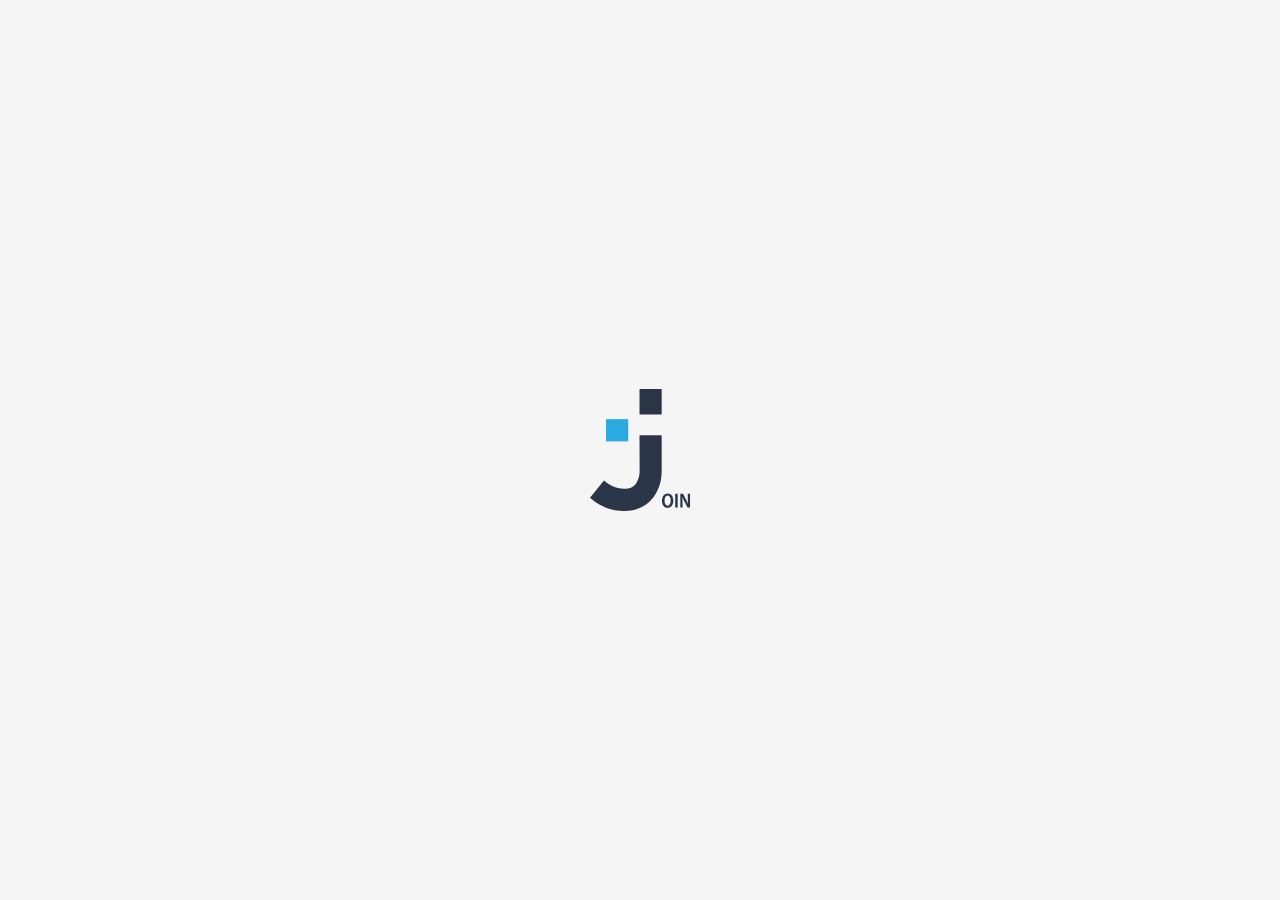
<file: index.html>
<!DOCTYPE html>
<html lang="en">
  <head>
    <meta charset="UTF-8" />
    <meta http-equiv="X-UA-Compatible" content="IE=edge" />
    <meta name="viewport" content="width=device-width, initial-scale=1.0" />
    <link rel="stylesheet" href="./styles/style.css" />
    <link rel="stylesheet" href="./styles/style-login.css" />
    <link
      rel="shortcut icon"
      type="image/x-icon"
      href="./assets/img/side-bar-join-logo.svg"
    />
    <link rel="stylesheet" href="https://www.w3schools.com/w3css/4/w3.css" />
    <title>Login | Join</title>
    <script src="./mini_backend.js"></script>
    <script src="./script/app.js"></script>
    <script src="./script/login.js"></script>
  </head>

  <body onload="init(), startAnimation(), writeRememberUserMail()">
    <div class="d-none send-confirm" id="send-signup-before-login-confirm">
      <span class="w3-round-large">Unknown user! You need to signup first.</span>
  </div>
    <div class="login-animation-container" id="login-animation-container">
      <img id="login-logo" src="./assets/img/icons/join-login.svg" /><img
        id="login-logo-responsive"
        src="./assets/img/icons/join-logo-responsive.svg"
        class="d-none"/>
    </div>
    <div class="d-none login-content" id="login-content">
      <img src="./assets/img/icons/join-login.svg" class="join-logo" />
      <div class="login-card">
        <h1>Log in</h1>
        <div class="underline-headline"></div>
        <form class="input-bar" onsubmit="loginUser(); return false" autocomplete="on">
          <input required type="email" class="input-field email w3-round-large" id="useremail" placeholder="Email"/>
          <span class="d-none" id="login-user-error" style="color: red">User unknown. Please signup first</span>
          <input required type="password" class="input-field password w3-round-large" id="userpassword" placeholder="Password"/>
          <div class="detail-bar">
            <div>
              <input type="checkbox" id="remember-login" defaultValue="false" style="cursor: pointer"/>
              <label for="remember-login"> Remember me</label>
          </div><br />
            <a href="./forgotten-password.html"> Forgot my password</a>
          </div>
          <div class="btn-bar">
            <input type="submit" class="w3-button btn-dark-grey w3-round-large w3-hover-blue" value="Log in"/>
            <a onclick="guestLogin()" type="button" class="w3-button btn-transparent w3-round-large w3-hover-blue">
              Guest Log in</a>
          </div>
        </form>
      </div>
      <div class="signup-bar">
        <p>Not a Join user?</p>
        <a href="./signup.html" class="w3-button btn-dark-grey w3-round-large w3-hover-blue">Sign up</a>
      </div>
    </div>
  </body>
</html>
</file>
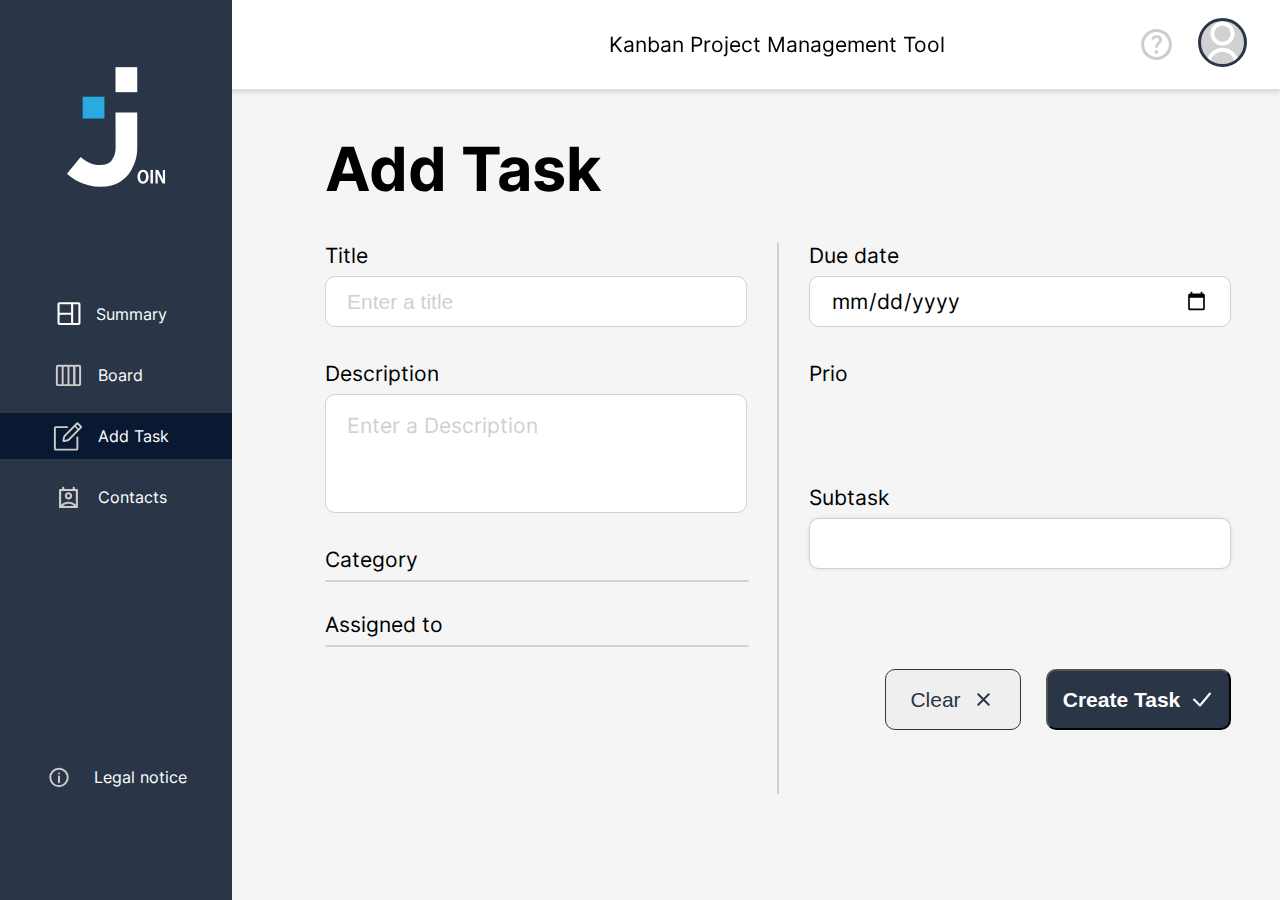
<file: add-task.html>
<!DOCTYPE html>
<html lang="en">

<head>
    <meta charset="UTF-8">
    <meta http-equiv="X-UA-Compatible" content="IE=edge">
    <meta name="viewport" content="width=device-width, initial-scale=1.0">
    <link rel="stylesheet" href="./styles/fonts.css">
    <link rel="stylesheet" href="./styles/style-summary.css">
    <link rel="stylesheet" href="./styles/style.css">
    <link rel="stylesheet" href="./styles/header.css">
    <link rel="stylesheet" href="./styles/side-bar.css">
    <link rel="stylesheet" href="./styles/style-add-task.css">
    <link rel="stylesheet" href="./styles/style-media-add-task.css">
    <link rel="stylesheet" href="./styles/style-media-header.css">
    <link rel="stylesheet" href="./styles/style-media-side-bar.css">
    <link rel="shortcut icon" type="image/x-icon" href="./assets/img/side-bar-join-logo.svg">
    <script src="./mini_backend.js"></script>
    <script src="./script/app.js"></script>
    <script src="./script/add-task-template.js"></script>
    <script src="./script/add-task.js"></script>
    <script src="./script/add-task-clear-create.js"></script>

    <title>Add Task | Join</title>
</head>

<body onload="initAddTask()">
    <div w3-include-html="./assets/templates/header-template.html"></div>
    <div w3-include-html="./assets/templates/side-bar-template.html"></div>

    <div class="add-task-main-content">
        <div class="add-task-media">
            <div class="add-task-media-kanban">Kanban Project Management Tool</div>
            <div class="add-task-headline">Add Task</div>
            <form onsubmit="validateForm(); return false">
                <div class="add-task-container">
                    <!-- Left Side -->
                    <div class="add-task-leftside">
                        <div class="add-task-title">
                            <label for="add-task-input-title">Title</label>
                            <input id="add-task-input-title" type="text" placeholder="Enter a title" required>
                        </div>

                        <div class="add-task-description">
                            <label for="add-task-input-description">Description</label>
                            <textarea id="add-task-input-description" placeholder="Enter a Description"
                                required></textarea>
                        </div>

                        <div class="add-task-category">
                            <label>Category</label>
                            <div class="add-task-category-dropdown" id="add-task-category-render">
                                <!-- Category Render Section -->
                            </div>
                            <div class="add-task-new-category-dots" id="add-task-new-category-dots">
                            </div>
                            <span id="add-task-new-category-error"></span>
                        </div>

                        <div class="add-task-assigned">
                            <label>Assigned to</label>
                            <div class="add-task-assigned-dropdown" id="add-task-assignedto-render">
                                <!-- Assigned Render Section -->
                            </div>
                            <span id="add-task-assigned-error"></span>
                            <div class="add-task-assigned-users-main" id="add-task-assigned-users">
                            </div>
                        </div>
                    </div>
                    <!-- Mid Greyline -->
                    <div class="add-task-greyline"></div>
                    <!-- Right Side -->
                    <div class="add-task-rightside">
                        <div class="add-task-due-date" id="add-task-due-date">
                            <label for="add-task-input-due-date">Due date</label>
                            <input style="font-family: Inter, sans-serif;" id="add-task-input-due-date" type="date"required>
                        </div>

                        <div class="add-task-prio">
                            <label>Prio</label>
                            <div class="add-task-prio-button-container" id="add-task-priobutton-render">
                                <!-- Prio-Buttons Render Section -->
                            </div>
                            <span id="add-task-prio-button-error"></span>
                        </div>

                        <div class="add-task-subtask">
                            <label>Subtask</label>
                            <div class="add-task-subtask-input-container" id="add-task-subtask-render">
                                <!-- Subtask TOP Render Section -->
                            </div>
                            <span id="add-task-subtask-error"></span>
                            <div class="add-task-add-subtask" id="add-task-subtask-addtask-render">
                                <!-- Subtask Add Render Section -->
                            </div>
                        </div>

                        <div class="add-task-buttons">
                            <button id="add-task-clear-button" type="reset" class="add-task-clear"
                                onclick="clearAddTask()">
                                Clear
                                <img class="add-task-clear-img" src="./assets/img/icons/add-task-button-clear.svg"
                                    alt="cross">
                                <img class="d-none" src="./assets/img/icons/add-task-button-clear-blue.svg" alt="cross">
                            </button>
                            <button class="add-task-create" id="add-task-create-button">
                                Create Task
                                <img src="./assets/img/icons/add-task-button-create.svg" alt="check">
                            </button>
                            <button class="add-task-create-media" id="add-task-create-button-media">
                                Create
                                <img src="./assets/img/icons/add-task-button-create.svg" alt="check">
                            </button>
                        </div>
                    </div>

                    <div class="add-task-added d-none" id="add-task-added">
                        <div class="add-task-added-content">
                            <span>Task added to board</span>
                            <img src="./assets/img/icons/add-task-added-board.svg" alt="board">
                        </div>
                    </div>
                </div>
            </form>
        </div>
    </div>

</body>

</html>
</file>
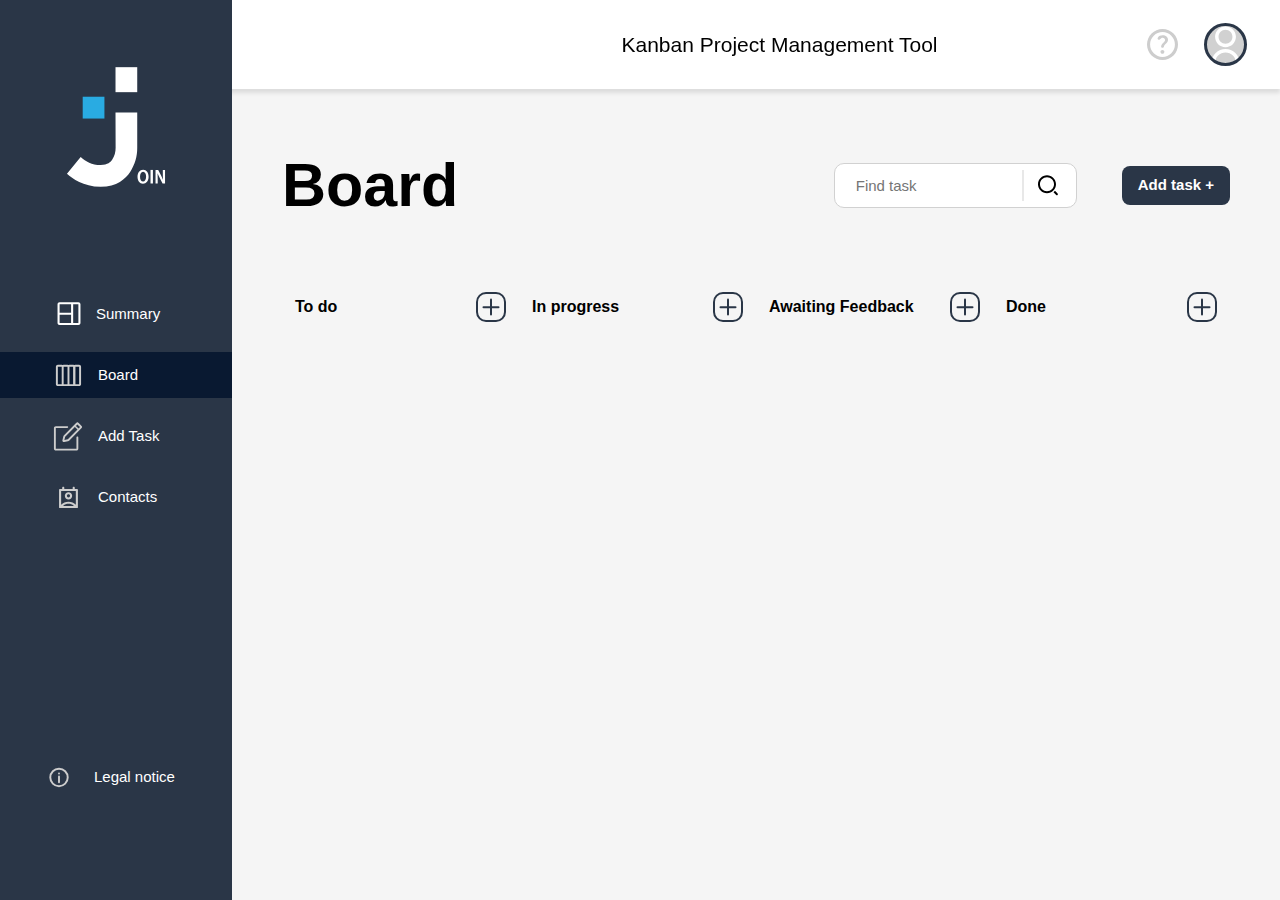
<file: board.html>
<!DOCTYPE html>
<html lang="en" id="board-html">
  <head>
    <meta charset="UTF-8" />
    <meta http-equiv="X-UA-Compatible" content="IE=edge" />
    <meta name="viewport" content="width=device-width, initial-scale=1.0" />
    <link rel="stylesheet" href="./styles/style.css" />
    <link rel="stylesheet" href="./styles/style-board.css" />
    <link rel="stylesheet" href="./styles/header.css" />
    <link rel="stylesheet" href="./styles/side-bar.css" />
    <link rel="stylesheet" href="./styles/style-media-header.css" />
    <link rel="stylesheet" href="./styles/style-media-side-bar.css" />
    <link rel="stylesheet" href="./styles/style-media-add-task.css" />
    <link rel="stylesheet" href="./styles/style-media-contacts.css" />
    <link rel="stylesheet" href="./styles/style-add-task.css" />
    <link rel="stylesheet" href="./styles/style-contacts.css" />
    <link rel="stylesheet" href="https://www.w3schools.com/w3css/4/w3.css" />
    <link
      rel="shortcut icon"
      type="image/x-icon"
      href="./assets/img/side-bar-join-logo.svg"
    />
    <title>Board | Join</title>
    <script src="./mini_backend.js"></script>
    <script src="./script/app.js"></script>
    <script src="./script/add-task.js"></script>
    <script src="./script/add-task-clear-create.js"></script>
    <script src="./script/add-task-template.js"></script>
    <script src="./script/board.js"></script>
    <script src="./script/board-template-add-task.js"></script>
    <script src="./script/board-template-open-task.js"></script>
  </head>

  <body onload="renderTasks()">
    <div w3-include-html="./assets/templates/header-template.html"></div>
    <div w3-include-html="./assets/templates/side-bar-template.html"></div>
    <div class="board-main-container">
      <!-- Include hidden Template Add Task -->
      <div id="board-add-task" class="d-none">
        <div class="board-add-task-overlay" onclick="closeAddTaskPopup()">
          <div
            class="board-add-task fadeInRightAlways"
            onclick="doNotClose(event)"
          >
            <img
              class="board-add-task-close"
              onclick="boardCloseAddTask()"
              src="./assets/img/icons/contacs-x.svg"
              onclick="boardCloseAddTask()"
              alt="X"
            />
            <div
              class="contacts-include-tasks"
              w3-include-html="./assets/templates/task-template.html"
            ></div>
          </div>
        </div>
      </div>
      <!-- Include hidden Template Open Task -->
      <div
        id="board-open-task"
        class="board-open-task d-none"
        onclick="closeOpenTaskPopup()"
      ></div>
      <!--Visible Content of Board-->
      <div class="board-content" id="board-content">
        <div class="board-header-bar">
          <div class="board-responsive-headline">
            <h1>Board</h1>
            <a
              onclick="boardOpenAddTask('to-do'), initAddTask()"
              class="w3-button btn-dark-grey w3-round-large w3-hover-blue btn-text-center btn-mobile"
              >+</a
            >
          </div>
          <div class="board-header-input">
            <input
              id="board-task-search"
              onkeyup="boardFilterTasks()"
              type="text"
              placeholder="Find task"
              class="input-field find-task"
            />
            <a
              onclick="boardOpenAddTask('to-do'), initAddTask()"
              class="w3-button btn-dark-grey w3-round-large w3-hover-blue btn-text-center btn-normal"
              >Add task +</a
            >
          </div>
        </div>
        <div class="board-content-container">
          <div class="board-box">
            <div class="board-box-header">
              <h4>To do</h4>
              <img
                class="plus-btn"
                onclick="boardOpenAddTask('to-do'), initAddTask()"
                src="./assets/img/icons/board-plus.svg"
              />
            </div>
            <div
              class="box-content"
              id="to-do"
              ondrop="moveTo('to-do'),removeHighlight('to-do')"
              ondragleave="removeHighlight('to-do')"
              ondragover="allowDrop(event); highlight('to-do')"
            ></div>
          </div>
          <div class="board-box">
            <div class="board-box-header">
              <h4>In progress</h4>
              <img
                class="plus-btn"
                onclick="boardOpenAddTask('in-progress'), initAddTask()"
                src="./assets/img/icons/board-plus.svg"
              />
            </div>
            <div
              class="box-content"
              id="in-progress"
              ondrop="moveTo('in-progress'), removeHighlight('in-progress')"
              ondragleave="removeHighlight('in-progress')"
              ondragover="allowDrop(event); highlight('in-progress')"
            ></div>
          </div>
          <div class="board-box">
            <div class="board-box-header">
              <h4>Awaiting Feedback</h4>
              <img
                class="plus-btn"
                onclick="boardOpenAddTask('awaiting-feedback'), initAddTask()"
                src="./assets/img/icons/board-plus.svg"
              />
            </div>
            <div
              class="box-content"
              id="awaiting-feedback"
              ondrop="moveTo('awaiting-feedback'), removeHighlight('awaiting-feedback')"
              ondragleave="removeHighlight('awaiting-feedback')"
              ondragover="allowDrop(event); highlight('awaiting-feedback')"
            ></div>
          </div>
          <div class="board-box">
            <div class="board-box-header">
              <h4>Done</h4>
              <img
                class="plus-btn"
                onclick="boardOpenAddTask('done'), initAddTask()"
                src="./assets/img/icons/board-plus.svg"
              />
            </div>
            <div
              class="box-content"
              id="done"
              ondrop="moveTo('done'), removeHighlight('done')"
              ondragleave="removeHighlight('done')"
              ondragover="allowDrop(event); highlight('done')"
            ></div>
          </div>
        </div>
      </div>
    </div>
  </body>
</html>
</file>
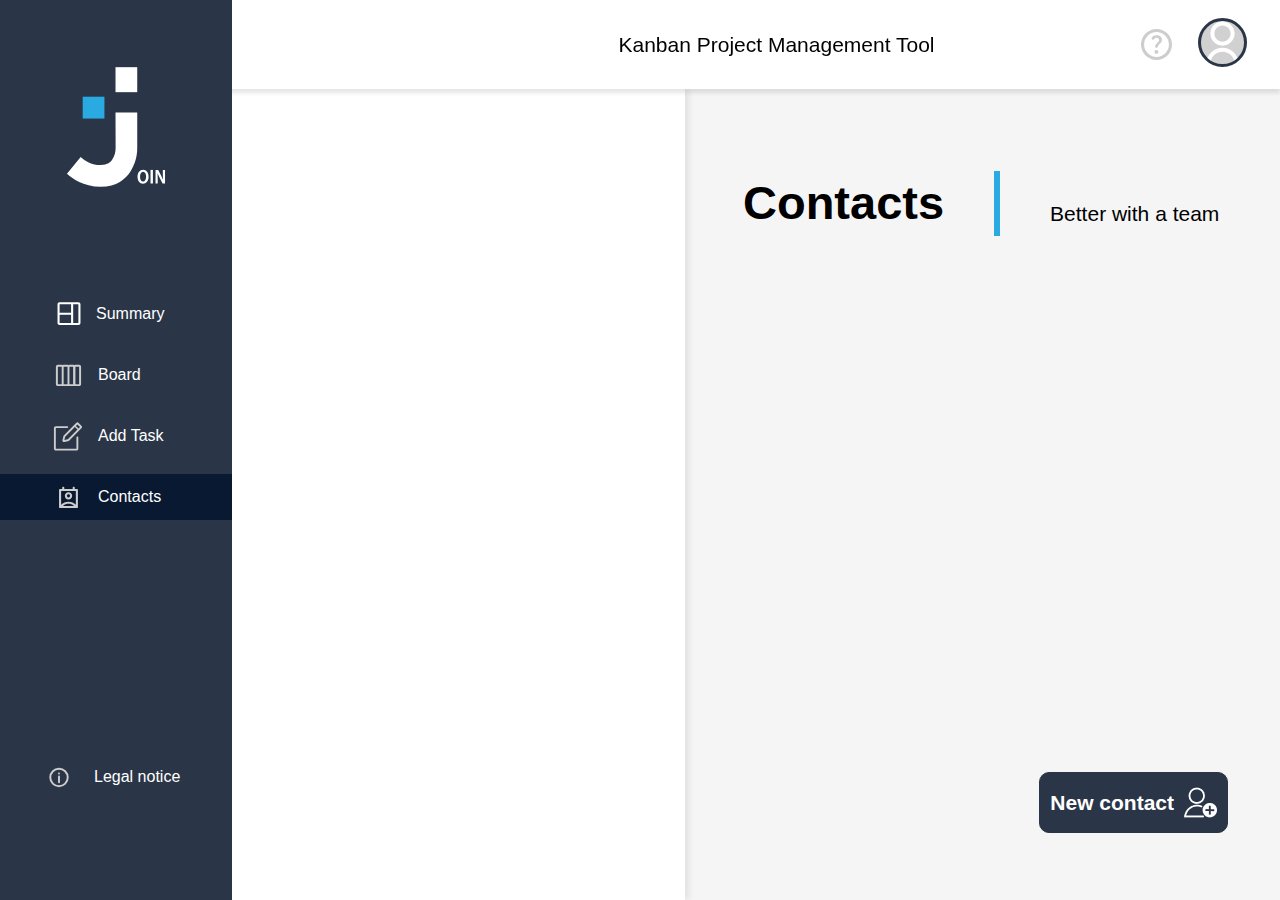
<file: contacts.html>
<!DOCTYPE html>
<html lang="en">
  <head>
    <meta charset="UTF-8" />
    <meta http-equiv="X-UA-Compatible" content="IE=edge" />
    <meta name="viewport" content="width=device-width, initial-scale=1.0" />
    <link rel="stylesheet" href="./styles/style.css" />
    <link rel="stylesheet" href="./styles/header.css" />
    <link rel="stylesheet" href="./styles/side-bar.css" />
    <link rel="stylesheet" href="./styles/style-media-side-bar.css" />
    <link rel="stylesheet" href="./styles/style-media-header.css" />
    <link rel="stylesheet" href="./styles/style-contacts.css" />
    <link rel="stylesheet" href="./styles/style-media-contacts.css" />
    <link rel="stylesheet" href="./styles/style-add-task.css" />
    <link rel="stylesheet" href="./styles/style-media-add-task.css" />
    <link
      rel="shortcut icon"
      type="image/x-icon"
      href="./assets/img/side-bar-join-logo.svg"
    />
    <title>Contacts | Join</title>
    <script src="./mini_backend.js"></script>
    <script src="./script/app.js"></script>
    <script src="./script/add-task-template.js"></script>
    <script src="./script/contacts-templates.js"></script>
    <script src="./script/add-task.js"></script>
    <script src="./script/add-task-clear-create.js"></script>
    <script src="./script/contacts.js"></script>
  </head>

  <body onload="initAddTask();">
    <div w3-include-html="./assets/templates/header-template.html"></div>
    <div w3-include-html="./assets/templates/side-bar-template.html"></div>

    <div class="contacts-main">
      <!-- Include Template Add Task -->
      <div id="contacts-add-task" class="d-none">
        <div class="contacts-overlay" onclick="closeAllPopups()">
          <div
            id="contacts-add-contact"
            class="contacts-add-contact-add-task fadeInRightAlways"
            onclick="doNotClose(event)"
          >
            <img
              class="contacts-addTask-close-add-task"
              onclick="contactsCloseAddTask()"
              src="./assets/img/icons/contacs-x.svg"
              onclick="contactsCloseAddTask()"
              alt="X"
            />
            <div
              class="contacts-include-tasks"
              w3-include-html="./assets/templates/task-template.html"
            ></div>
          </div>
        </div>
      </div>
      <!-- RenderArea Edit Contact -->
      <div id="contacts-popup-edit-Contact" class="d-none"></div>
      <!-- RenderArea cantDelContact -->
      <div id="contacts-popup-noDel-Contact" class="d-none"></div>
      <!-- Static HTML - Add Contact -->
      <div
        id="contacts-popup-add-contact"
        onclick="closeAllPopups()"
        style="display: none"
      >
        <div
          class="contacts-add-contact fadeInRight fadeInBottom"
          onclick="doNotClose(event)"
        >
          <div class="contacts-add-contact-left">
            <img
              class="contacts-white"
              src="./assets/img/icons/X-white.png"
              onclick="contactsCancelNewContact()"
              alt="X"
            />
            <img
              class="contacts-join-logo"
              src="./assets/img/side-bar-join-logo.svg"
              alt="Join"
            />
            <h1>Add contact</h1>
            <h3 class="contacts-400">Tasks are better with a team!</h3>
            <hr class="contacts-hr" />
          </div>
          <div class="contacts-add-contact-right">
            <img
              class="contacts-full"
              src="./assets/img/icons/contacs-x.svg"
              onclick="contactsCancelNewContact()"
              alt="X"
            />
            <div class="contacts-container-success">
              <div id="contacts-success" class="contacts-success d-none">
                Contact succesfully created
              </div>
            </div>
            <div class="contact-img">
              <img
                src="./assets/img/icons/contacts-empty-icon.svg"
                alt="newContact"
              />
            </div>
            <form class="form" onsubmit="saveContact(); return false;">
              <div class="contacts-input-with-icon">
                <input
                  id="contact-name"
                  class="contact-input"
                  type="text"
                  required
                  required
                  pattern="[a-zA-ZäöüÄÖÜß]+\s[a-zA-ZäöüÄÖÜß]+"
                  placeholder="Name"
                  title="Gebe Deinen Vor- und Nachnamen an (2 Wörter)"
                />
                <span class="contacts-icon-name"></span>
              </div>

              <div class="contacts-input-with-icon">
                <input
                  id="contact-email"
                  class="contacts-email contact-input"
                  type="email"
                  required
                  placeholder="Email"
                />
                <span class="contacts-icon-email"></span>
              </div>

              <div class="contacts-input-with-icon">
                <input
                  id="contact-tel"
                  class="contact-input"
                  type="number"
                  required
                  placeholder="Phone"
                  pattern="[0-9]+"
                  title="Das Format sollte diesem Schema entsprechen: 012345678"
                />
                <span class="contacts-icon-phone"></span>
              </div>

              <div class="contacts-btn-container">
                <button
                  id="contacts-cancel"
                  type="button"
                  class="contacts-btn-cancel"
                  formnovalidate
                  onclick="contactsCancelNewContact()"
                >
                  Cancel
                  <img
                    class="contacts-img-cancel"
                    src="./assets/img/icons/contacs-x.svg"
                  />
                  <img
                    class="contacts-img-cancel-blue img-d-none"
                    src="./assets/img/icons/add-task-button-clear-blue.svg"
                    alt=""
                  />
                </button>
                <button id="contacts-save" class="contacts-btn-create-contact">
                  Create contact
                  <img
                    class="contacts-img-check"
                    src="./assets/img/icons/contacts-check.svg"
                  />
                </button>
              </div>
            </form>
          </div>
        </div>
      </div>

      <div id="contacts-container-left" class="contacts-container-left">
        <div class="contacts-container-btn-resp">
          <div
            id="contacts-newcontact-btn-resp"
            class="contacts-newcontact-btn-resp"
            onclick="contactsShowOverlayNew()"
          >
            <div>New contact</div>
            <img
              src="./assets/img/icons/conctacts-add-new-contact.icon.png"
              alt=""
            />
          </div>
        </div>

        <!-- Render-Area for Contact-List, Left Side -->
        <div id="contacts-list" class="contact-list-container"></div>
      </div>
      <!-- Render-Area for mobile Contact Details - only display if triggert per button and screen smaller then 1070px -->
      <div id="contacts-container-right-mobile" class="d-none"></div>
      <!-- Contact Details - display only and screen bigger then 1070 px  -->
      <div id="contacts-container-right" class="contacts-container-right">
        <div class="contacts-titel">
          <h1>Contacts</h1>
          <div></div>
          <h3>Better with a team</h3>
        </div>
        <!-- Render-Area for left Contact-Details - screen bigger then 1070px -->
        <div id="contacts-user" class="contacts-information"></div>

        <div
          class="contacts-new-contact-button"
          onclick="contactsShowOverlayNew()"
        >
          <div>New contact</div>
          <img
            src="./assets/img/icons/conctacts-add-new-contact.icon.png"
            alt=""
          />
        </div>
      </div>
    </div>
  </body>
</html>
</file>
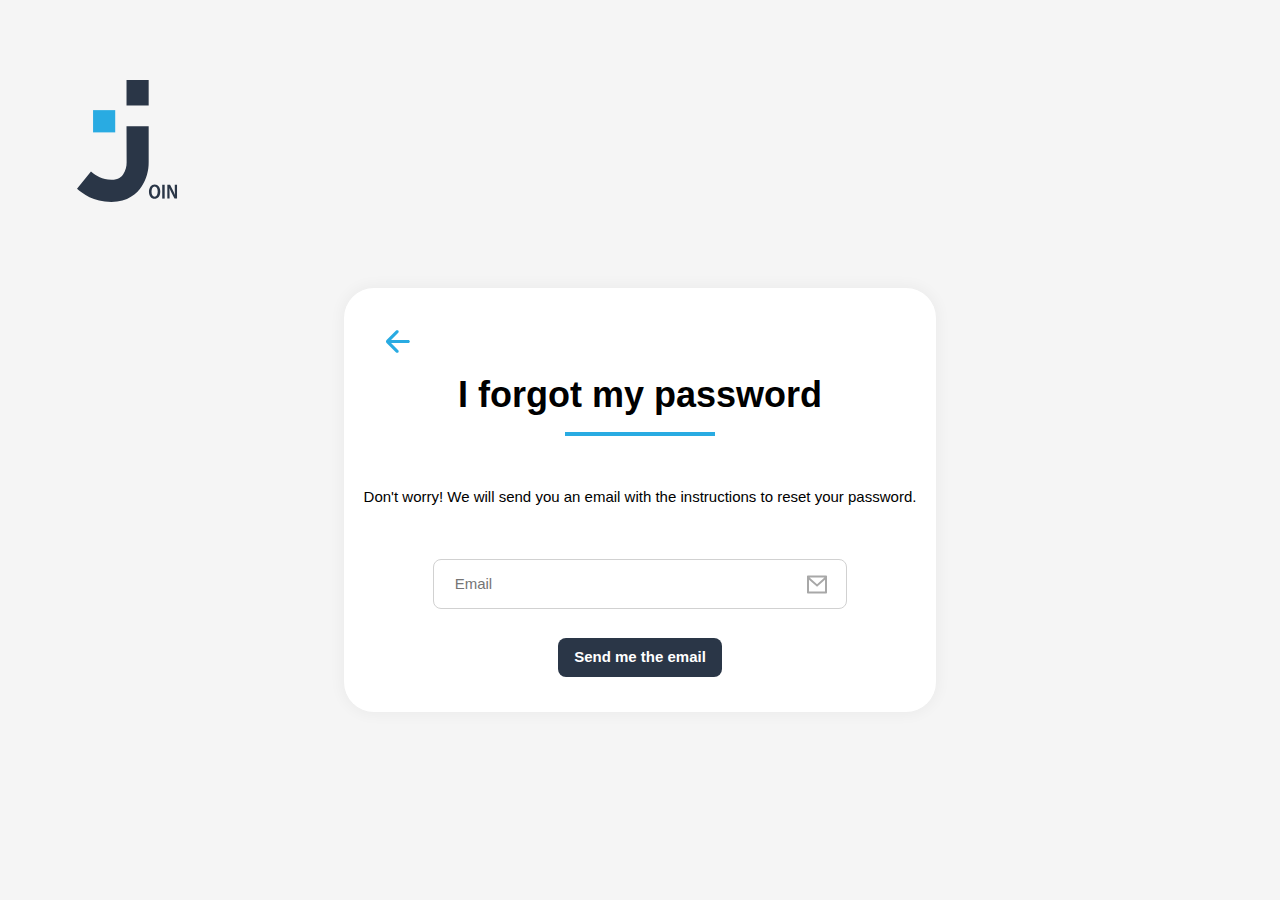
<file: forgotten-password.html>
<!DOCTYPE html>
<html lang="en">

<head>
    <meta charset="UTF-8">
    <meta http-equiv="X-UA-Compatible" content="IE=edge">
    <meta name="viewport" content="width=device-width, initial-scale=1.0">
    <link rel="stylesheet" href="./styles/style.css">
    <link rel="stylesheet" href="./styles/style-login.css">
    <link rel="shortcut icon" type="image/x-icon" href="./assets/img/side-bar-join-logo.svg">
    <link rel="stylesheet" href="https://www.w3schools.com/w3css/4/w3.css">
    <title>Login | Join</title>
    <script src="./mini_backend.js"></script>
    <script src="./script/app.js"></script>
    <script src="./script/login.js"></script>
</head>

<body>
    <div class="d-none send-confirm" id="send-mail-confirm">
        <span class="w3-round-large"><img src="./assets/img/icons/login-send-check.svg">An E-Mail has been sent to
            you</span>
    </div>
    <div class="login-content">
        <img src="./assets/img/icons/join-login.svg" class="join-logo">
        <div class="login-card">
            <a href="./index.html"><img src="./assets/img/icons/login-arrow-left.svg" class="login-arrow-left"></a>
            <h1>I forgot my password</h1>
            <div class="underline-headline"></div>
            <p>Don't worry! We will send you an email with the instructions to reset your password.</p>
            <form class="input-bar" onsubmit="sendMailConfirm(); return false">
                <input required type="email" class="input-field email w3-round-large" placeholder="Email">
                <div class="btn-bar">
                    <input type="submit" class="w3-button btn-dark-grey w3-round-large w3-hover-blue"
                        value="Send me the email">
                </div>
            </form>
        </div>
    </div>

</body>

</html>
</file>
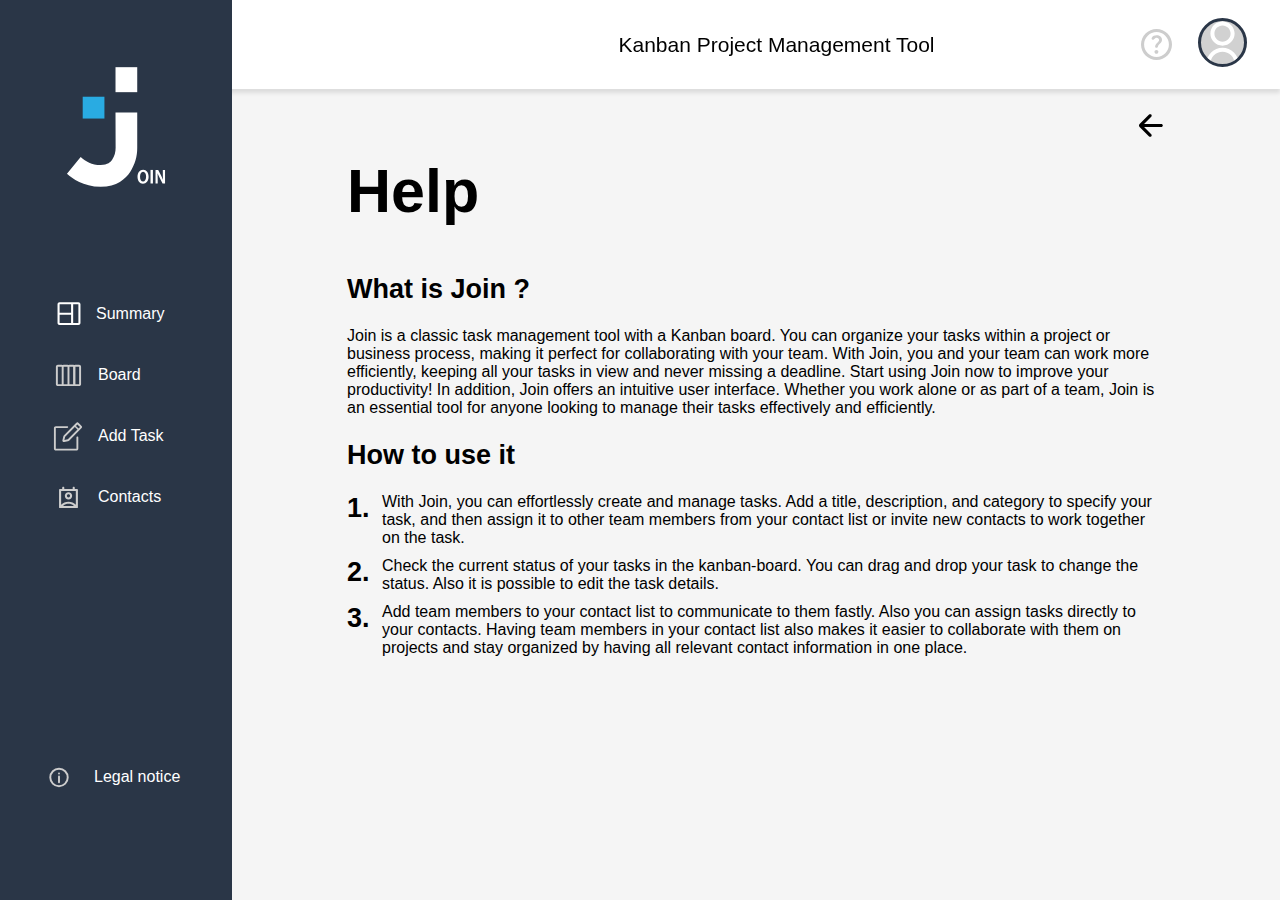
<file: help.html>
<!DOCTYPE html>
<html lang="en">
    <head>
        <meta charset="UTF-8">
        <meta http-equiv="X-UA-Compatible" content="IE=edge">
        <meta name="viewport" content="width=device-width, initial-scale=1.0">
        <link rel="stylesheet" href="./styles/style.css">
        <link rel="stylesheet" href="./styles/header.css">
        <link rel="stylesheet" href="./styles/side-bar.css">
        <link rel="stylesheet" href="./styles/help-legalnotice.css">
        <link rel="stylesheet" href="./styles/style-media-header.css">
        <link rel="stylesheet" href="./styles/style-media-side-bar.css">
        <link rel="shortcut icon" type="image/x-icon" href="./assets/img/side-bar-join-logo.svg">
        <title> Help | Join </title>
        <script src="./mini_backend.js"></script>
        <script src="./script/app.js"></script>
    </head>
    <body onload = "init()">
        <div w3-include-html="./assets/templates/header-template.html"></div>
        <div w3-include-html="./assets/templates/side-bar-template.html"></div>
        <div class="legal-notice-help-main">
            <div class="legal-notice-help-responsive-top">
                <div class="legal-notice-help-sub-title">Kanban Project Management Tool</div>
                <img class="legal-notice-help-back"src="./assets/img/icons/help-side-back.svg" alt="back" onclick="window.history.back()">    
            </div>
            <h1>Help</h1>
            <h2>What is Join ? </h2>
            <span>
                Join is a classic task management tool with a Kanban board. You can organize your tasks within 
                a project or business process, making it perfect for collaborating 
                with your team. With Join, you and your team can work more efficiently, keeping all your tasks
                in view and never missing a deadline. Start using Join now to improve your productivity!
                In addition, Join offers an intuitive user interface. Whether you work alone or as part of a team, 
                Join is an essential tool for anyone looking to manage their tasks effectively and efficiently.   
            </span>
            <h2>How to use it</h2>

            <div class="help-list">
                <div>
                    With Join, you can effortlessly create and manage tasks. 
                    Add a title, description, and category to specify your task, 
                    and then assign it to other team members from your contact list or 
                    invite new contacts to work together on the task.
                </div>
                <div>
                    Check the current status of your tasks in the kanban-board. 
                    You can drag and drop your task to change the status. 
                    Also it is possible to edit the task details.
                </div>
                <div>
                    Add team members to your contact list to communicate to them 
                    fastly. Also you can assign tasks directly to your contacts.
                    Having team members in your contact list also makes it easier to collaborate 
                    with them on projects and stay organized by having all relevant contact 
                    information in one place.
                </div>
            </div>

    </body>
</html>
</file>
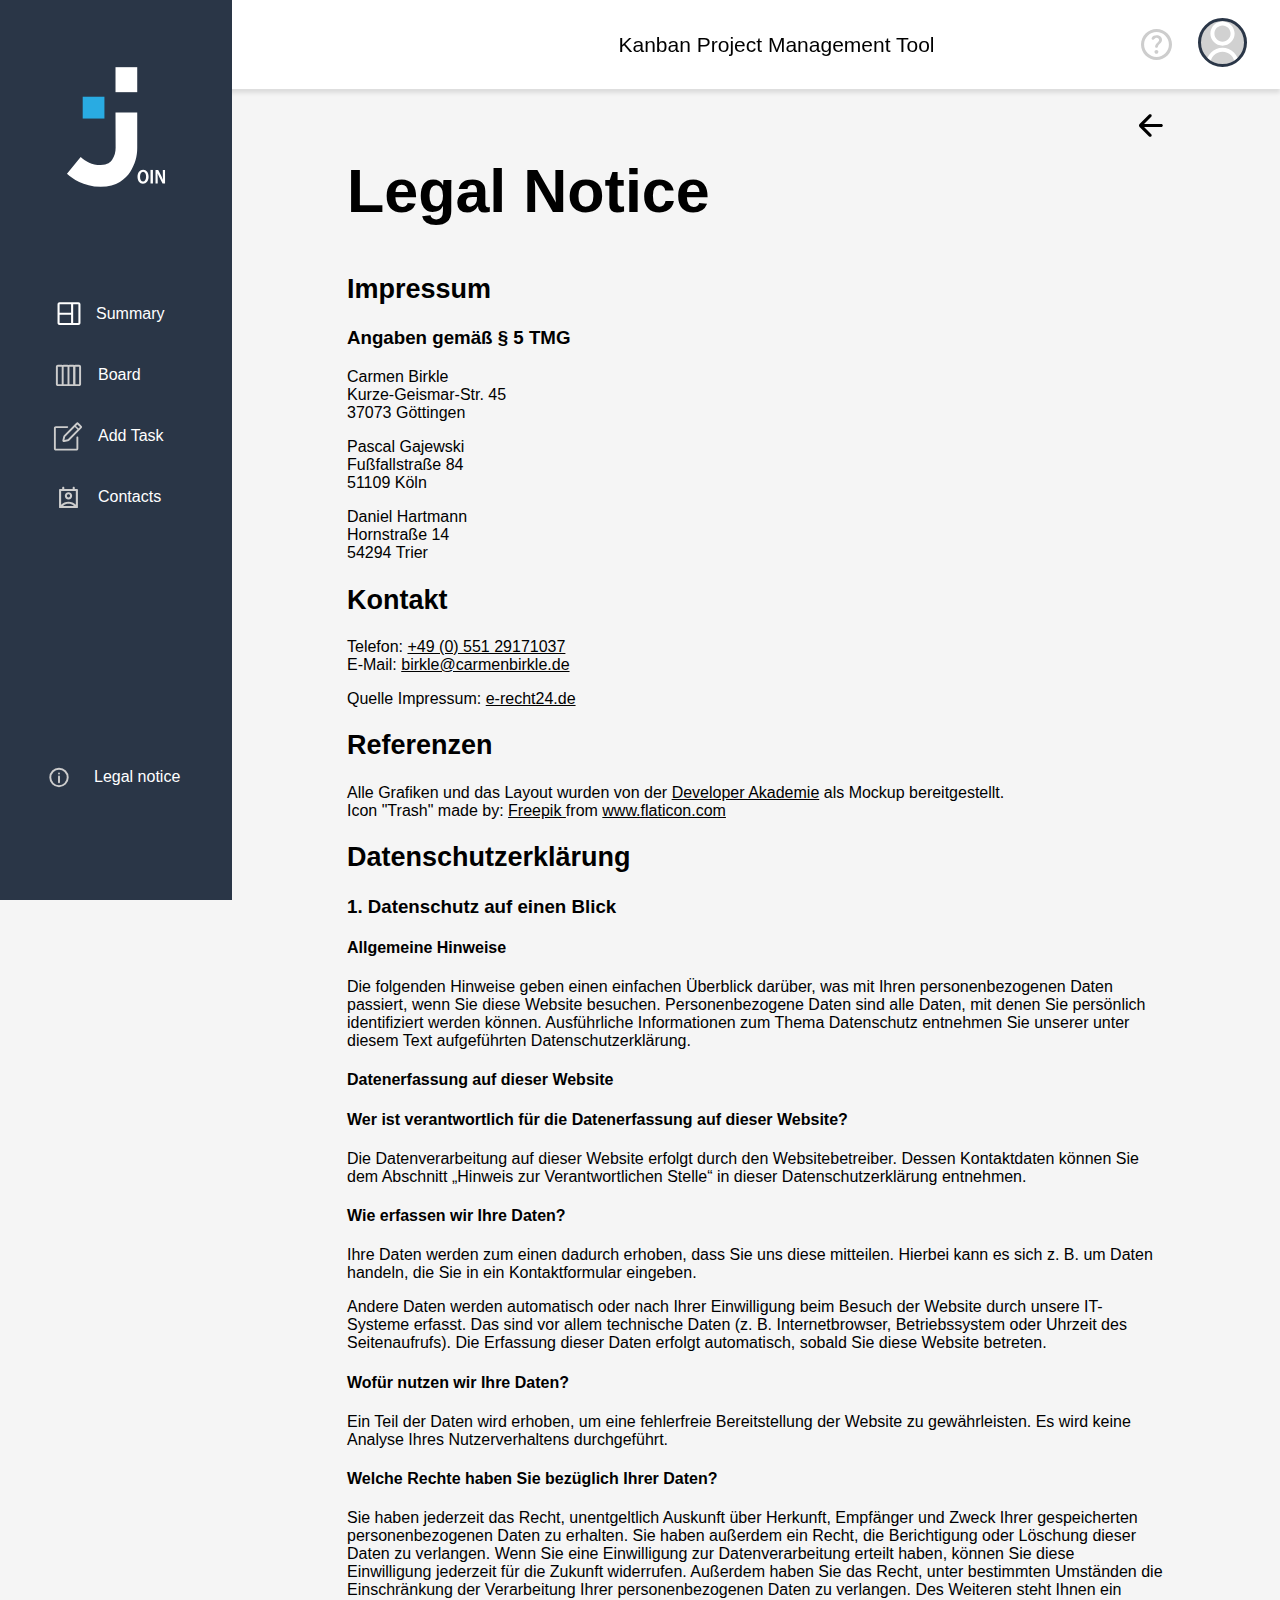
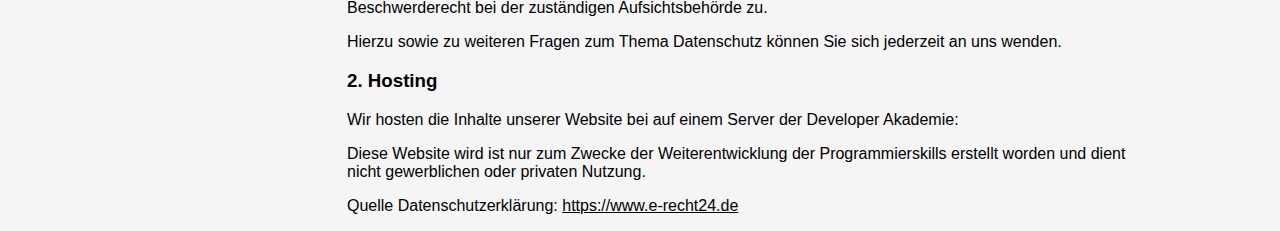
<file: legal-notice.html>
<!DOCTYPE html>
<html lang="en">
    <head>
        <meta charset="UTF-8">
        <meta http-equiv="X-UA-Compatible" content="IE=edge">
        <meta name="viewport" content="width=device-width, initial-scale=1.0">
        <link rel="stylesheet" href="./styles/style.css">
        <link rel="stylesheet" href="./styles/header.css">
        <link rel="stylesheet" href="./styles/side-bar.css">
        <link rel="stylesheet" href="./styles/help-legalnotice.css">    
        <link rel="stylesheet" href="./styles/style-media-header.css">
        <link rel="stylesheet" href="./styles/style-media-side-bar.css">           
        <link rel="shortcut icon" type="image/x-icon" href="./assets/img/side-bar-join-logo.svg">
        <title>Legal Notice | Join</title>
        <script src="./mini_backend.js"></script>
        <script src="./script/app.js"></script>
    </head>
    <body class="legal-notice-scroll" onload = "init()">
        <div w3-include-html="./assets/templates/header-template.html"></div>
        <div w3-include-html="./assets/templates/side-bar-template.html"></div>
        <div class="legal-notice-help-main">
            <div class="legal-notice-help-responsive-top">
                <div class="legal-notice-help-sub-title">Kanban Project Management Tool</div>
                <img class="legal-notice-help-back"src="./assets/img/icons/help-side-back.svg" alt="back" onclick="window.history.back()">    
            </div>
            <h1 class="legal-notice-black">Legal Notice</h1>
            <h2>Impressum</h2>

            <h3>Angaben gem&auml;&szlig; &sect; 5 TMG</h3>

            <p>Carmen Birkle<br />
                 Kurze-Geismar-Str. 45<br />
                 37073 G&ouml;ttingen</p>

            <p>Pascal Gajewski<br />
                Fußfallstraße 84<br />
                51109 Köln</p>

            <p>Daniel Hartmann<br />
                    Hornstraße 14<br />
                    54294 Trier</p>
            
          
            <h2>Kontakt</h2>
            <p>Telefon:   <a class="legal-notice-link" href="tel:+49055129171037">+49 (0) 551 29171037</a><br />
            E-Mail: <a class="legal-notice-link" href="mailto:birkle@carmenbirkle.de">birkle@carmenbirkle.de</a></p>
            <p>Quelle Impressum: <a class="legal-notice-link" href="https://www.e-recht24.de">e-recht24.de</a></p>
            <h2>Referenzen</h2>
                Alle Grafiken und das Layout wurden von der  <a class="legal-notice-link" href="https://developerakademie.com/"> Developer Akademie</a> als Mockup bereitgestellt. <br>
                Icon "Trash" made by: 
                 <a class="legal-notice-link" href="https://www.freepik.com" title="Freepik"> Freepik </a> from <a class="legal-notice-link" href="https://www.flaticon.com/" title="Flaticon">www.flaticon.com</a>

             <div>
                <span>
                    <h2>Datenschutz&shy;erkl&auml;rung</h2>
                    <h3>1. Datenschutz auf einen Blick</h3>
                    <h4>Allgemeine Hinweise</h4> 
                        <p>Die folgenden Hinweise geben einen einfachen &Uuml;berblick dar&uuml;ber, was mit Ihren personenbezogenen Daten passiert, wenn
                        Sie diese Website besuchen. Personenbezogene 
                        Daten sind alle Daten, mit denen Sie pers&ouml;nlich identifiziert werden k&ouml;nnen. Ausf&uuml;hrliche Informationen zum Thema Datenschutz 
                        entnehmen Sie unserer unter diesem Text aufgef&uuml;hrten Datenschutzerkl&auml;rung.</p>
                    <h4>Datenerfassung auf dieser Website</h4> 
                    <h4>Wer ist verantwortlich f&uuml;r die Datenerfassung auf dieser Website?</h4> 
                    <p>Die Datenverarbeitung 
                        auf dieser Website erfolgt durch den Websitebetreiber. Dessen Kontaktdaten k&ouml;nnen Sie dem Abschnitt &bdquo;Hinweis zur Verantwortlichen Stelle&ldquo; 
                        in dieser Datenschutzerkl&auml;rung entnehmen.</p> 
                    <h4>Wie erfassen wir Ihre Daten?</h4> 
                        <p>Ihre Daten werden zum einen dadurch erhoben, dass Sie uns diese 
                        mitteilen. Hierbei kann es sich z.&nbsp;B. um Daten handeln, die Sie in ein Kontaktformular eingeben.</p> <p>Andere Daten werden automatisch oder nach 
                        Ihrer Einwilligung beim Besuch der Website durch unsere IT-Systeme erfasst. Das sind vor allem technische Daten (z.&nbsp;B. Internetbrowser, 
                        Betriebssystem oder Uhrzeit des Seitenaufrufs). Die Erfassung dieser Daten erfolgt automatisch, sobald Sie diese Website betreten.</p> 
                    <h4>Wof&uuml;r nutzen wir Ihre Daten?</h4> 
                        <p>Ein Teil der Daten wird erhoben, um eine fehlerfreie Bereitstellung der Website zu gew&auml;hrleisten. Es wird keine Analyse 
                        Ihres Nutzerverhaltens durchgef&uuml;hrt.</p> 
                    <h4>Welche Rechte haben Sie bez&uuml;glich Ihrer Daten?</h4> 
                        <p>Sie haben jederzeit das Recht, unentgeltlich Auskunft &uuml;ber Herkunft, Empf&auml;nger und 
                        Zweck Ihrer gespeicherten personenbezogenen Daten zu erhalten. Sie haben au&szlig;erdem ein Recht, die Berichtigung oder L&ouml;schung dieser 
                        Daten zu verlangen. Wenn Sie eine Einwilligung zur Datenverarbeitung erteilt haben, k&ouml;nnen Sie diese Einwilligung jederzeit f&uuml;r die Zukunft 
                        widerrufen. Au&szlig;erdem haben Sie das Recht, unter bestimmten Umst&auml;nden die Einschr&auml;nkung der Verarbeitung Ihrer personenbezogenen Daten 
                        zu verlangen. Des Weiteren steht Ihnen ein Beschwerderecht bei der zust&auml;ndigen Aufsichtsbeh&ouml;rde zu.</p> <p>Hierzu sowie zu 
                        weiteren Fragen zum Thema Datenschutz k&ouml;nnen Sie sich jederzeit an uns wenden.</p>
                    <h3>2. Hosting</h3>
                    <p>Wir hosten die Inhalte unserer Website bei auf einem Server der Developer Akademie:</p>
                    <p>Diese Website wird ist nur zum Zwecke der Weiterentwicklung der Programmierskills erstellt worden 
                        und dient nicht gewerblichen oder privaten Nutzung. 
                    <p>Quelle Datenschutz&shy;erkl&auml;rung: <a class="legal-notice-link" href="https://www.e-recht24.de">https://www.e-recht24.de</a></p>
                </span>
            </div>
       
    </body>
</html>
</file>
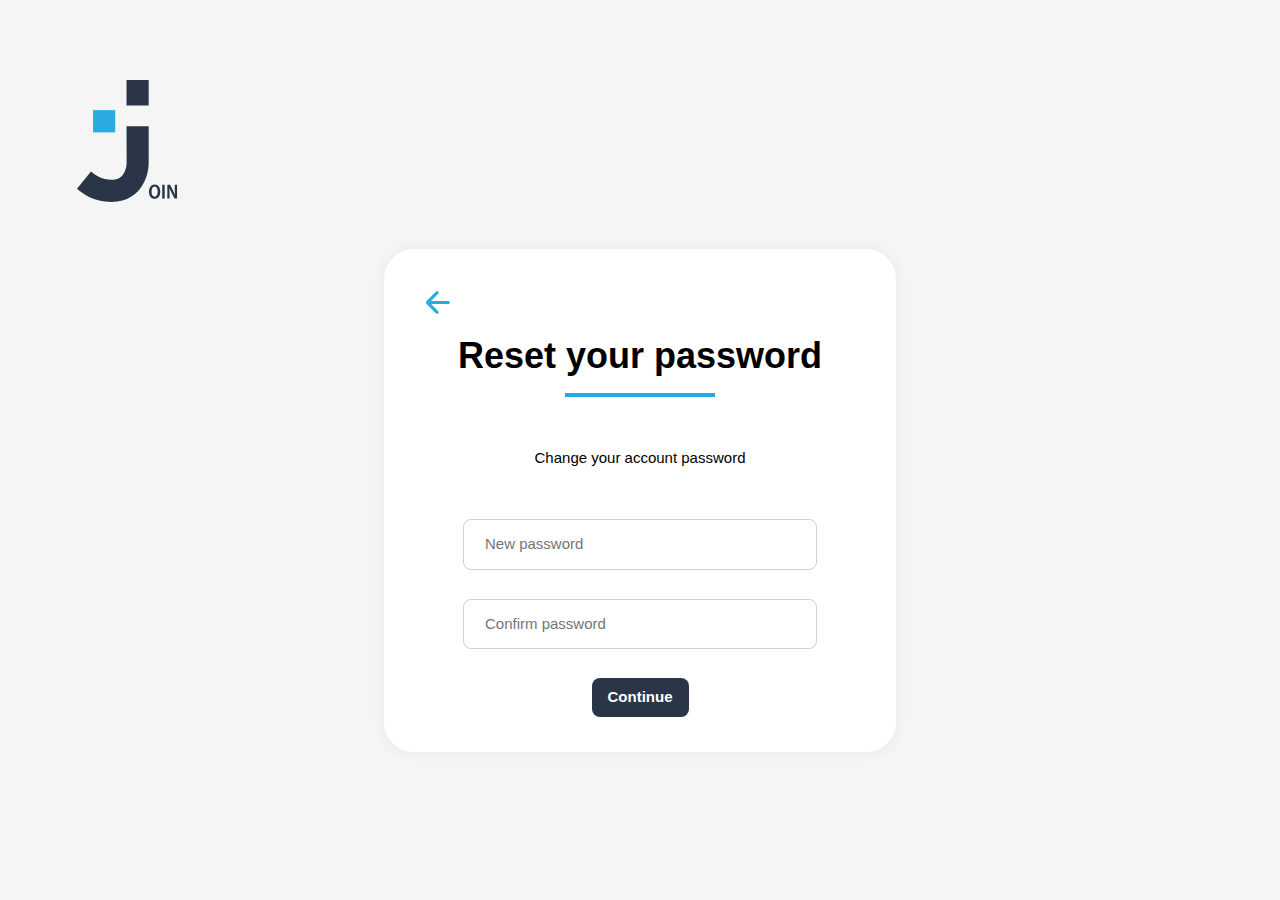
<file: reset-password.html>
<!DOCTYPE html>
<html lang="en">

<head>
    <meta charset="UTF-8">
    <meta http-equiv="X-UA-Compatible" content="IE=edge">
    <meta name="viewport" content="width=device-width, initial-scale=1.0">
    <link rel="stylesheet" href="./styles/style.css">
    <link rel="stylesheet" href="./styles/style-login.css">
    <link rel="shortcut icon" type="image/x-icon" href="./assets/img/side-bar-join-logo.svg">
    <link rel="stylesheet" href="https://www.w3schools.com/w3css/4/w3.css">
    <title>Login | Join</title>
    <script src="./mini_backend.js"></script>
    <script src="./script/app.js"></script>
    <script src="./script/login.js"></script>
</head>

<body>
    <div class="d-none send-confirm" id="send-new-password-confirm">
        <span class="w3-round-large">You reseted your password</span>
    </div>
    <div class="login-content">
        <img src="./assets/img/icons/join-login.svg" class="join-logo">
        <div class="login-card">
            <a href="./forgotten-password.html"><img src="./assets/img/icons/login-arrow-left.svg"
                    class="login-arrow-left"></a>
            <h1>Reset your password</h1>
            <div class="underline-headline"></div>
            <p>Change your account password</p>
            <form class="input-bar" onsubmit="sendNewPasswordConfirm(); return false">
                <input required type="password" class="input-field w3-round-large" placeholder="New password">
                <input required type="password" class="input-field w3-round-large" placeholder="Confirm password">
                <div class="btn-bar">
                    <input type="submit" class="w3-button btn-dark-grey w3-round-large w3-hover-blue"
                        value="Continue">
                </div>
            </form>
        </div>
    </div>


</body>

</html>
</file>
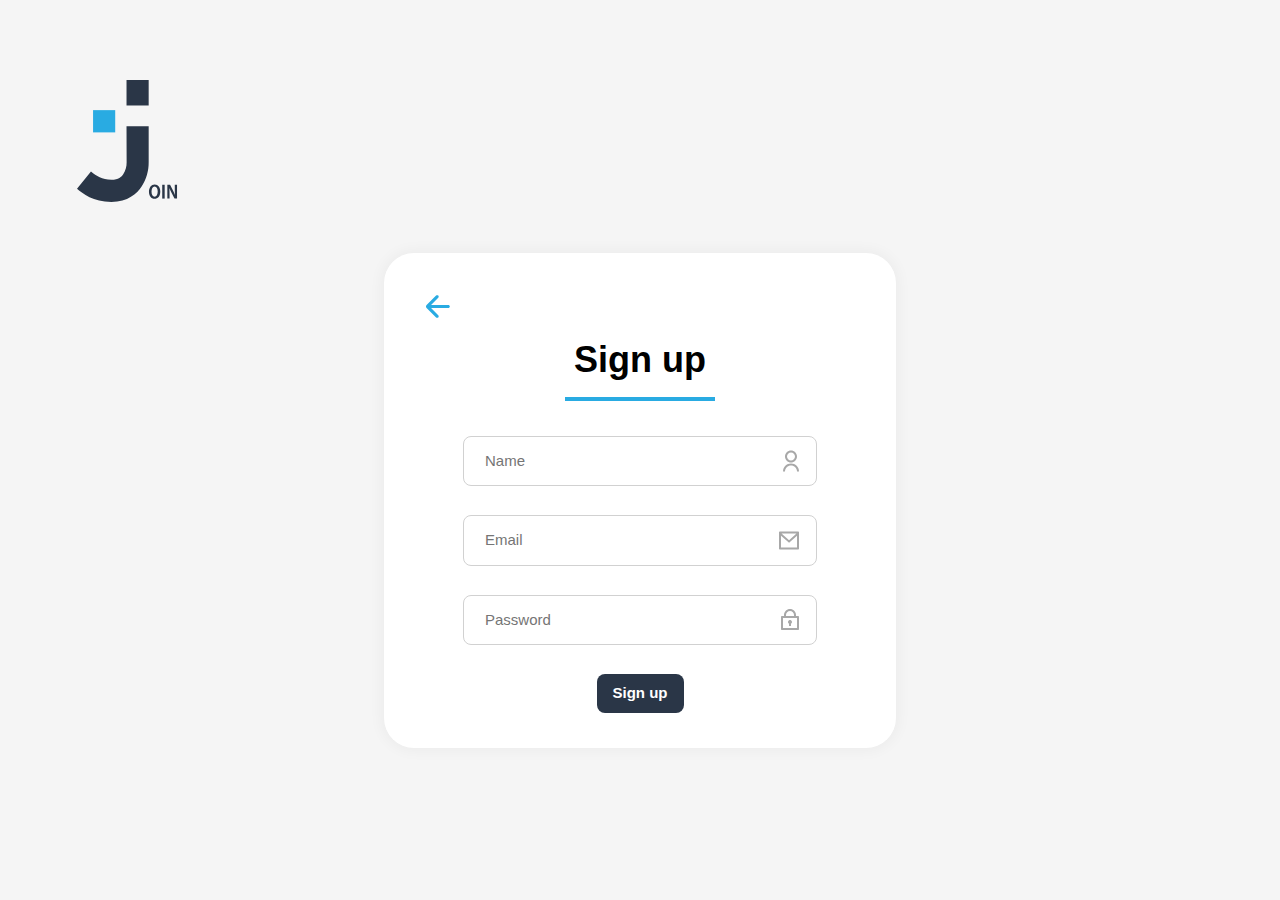
<file: signup.html>
<!DOCTYPE html>
<html lang="en">

<head>
    <meta charset="UTF-8">
    <meta http-equiv="X-UA-Compatible" content="IE=edge">
    <meta name="viewport" content="width=device-width, initial-scale=1.0">
    <link rel="stylesheet" href="./styles/style.css">
    <link rel="stylesheet" href="./styles/style-login.css">
    <link rel="shortcut icon" type="image/x-icon" href="./assets/img/side-bar-join-logo.svg">
    <link rel="stylesheet" href="https://www.w3schools.com/w3css/4/w3.css">
    <title>Login | Join</title>
    <script src="./mini_backend.js"></script>
    <script src="./script/app.js"></script>
    <script src="./script/login.js"></script>
</head>

<body onload="init()">
    <div class="d-none send-confirm" id="send-new-signup-confirm">
        <span class="w3-round-large">You signed up successfully.</span>
    </div>
    <div class="login-content">
        <img src="./assets/img/icons/join-login.svg" class="join-logo" onclick="URL(index.html)">
        <div class="login-card">
            <a href="./index.html"><img src="./assets/img/icons/login-arrow-left.svg" class="login-arrow-left"></a>
            <h1>Sign up</h1>
            <div class="underline-headline"></div>
            <form class="input-bar" onsubmit="addNewUser(); sendNewSignupConfirm(); return false" autocomplete="on">
                <input required type="text" id="newusername" class="input-field name w3-round-large" placeholder="Name">
                <input required type="email" id="newuseremail" class="input-field email w3-round-large" placeholder="Email">
                <input required type="password" id="newuserpassword" class="input-field password w3-round-large" placeholder="Password">
                <div class="btn-bar">
                    <input type="submit" href="./summary.html" class="w3-button btn-dark-grey w3-round-large w3-hover-blue" value="Sign up">
                </div>
            </form>
        </div>
    </div>


</body>

</html>
</file>
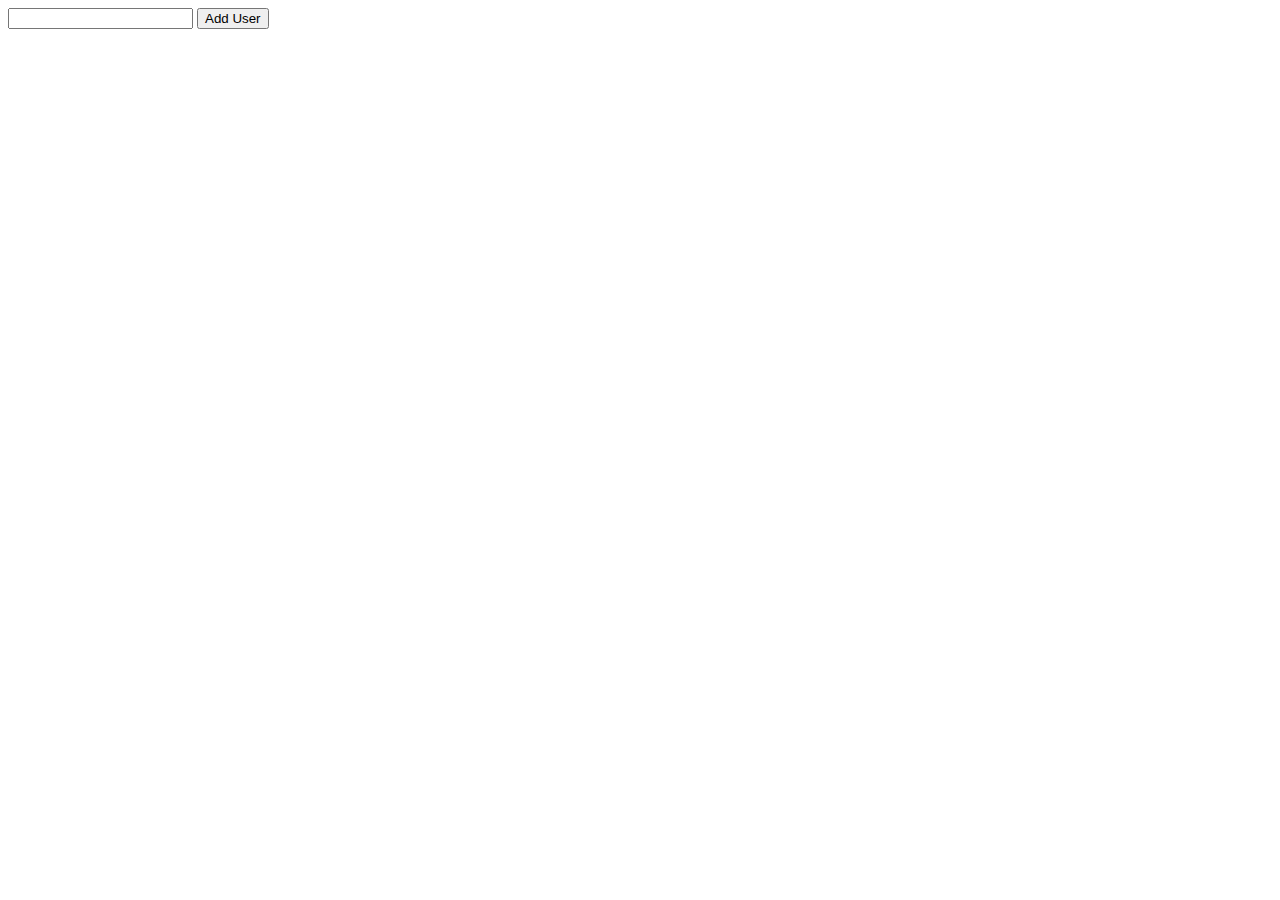
<file: smallest_backend_ever/example.html>
<!DOCTYPE html>
<html lang="en">

<head>
    <meta charset="UTF-8">
    <meta name="viewport" content="width=device-width, initial-scale=1.0">
    <title>Document</title>
    <script src="./mini_backend.js"></script>

    <script>
        let users = [];
        setURL('http://developerakademie.com/smallest_backend_ever');

        async function init() {
            await downloadFromServer();
            users = JSON.parse(backend.getItem('users')) || [];
        }


        function addUser() {
            users.push(username.value);
            backend.setItem('users', JSON.stringify(users));
        }
    </script>
</head>

<body onload="init()">
    <input type="text" id="username">
    <button onclick="addUser()">Add User</button>

</body>

</html>
</file>
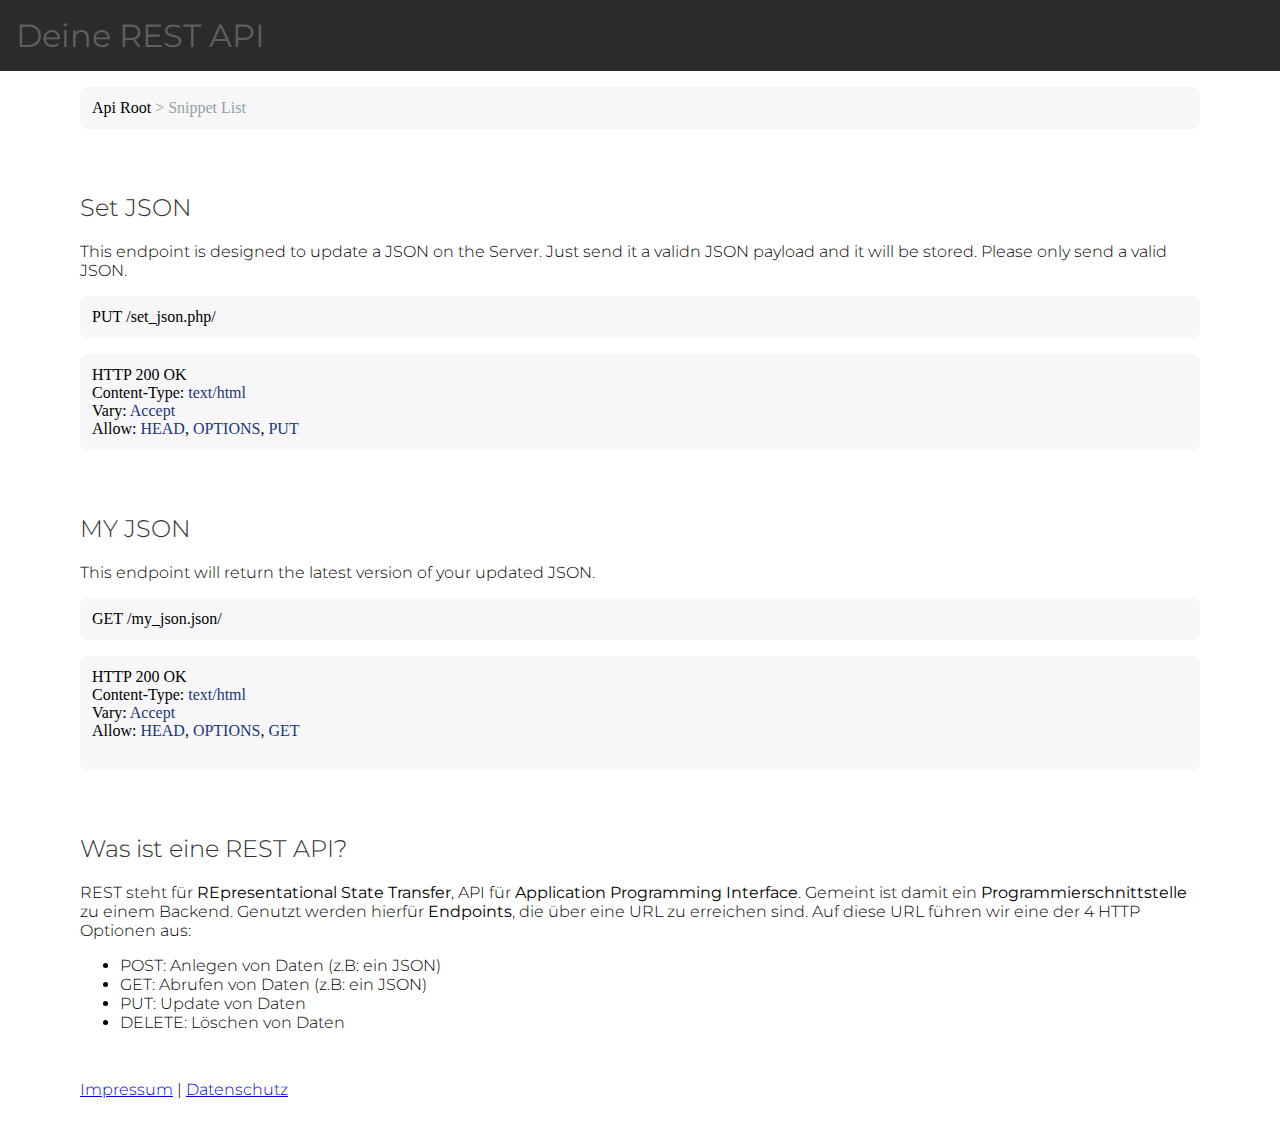
<file: smallest_backend_ever/legacy/docs.html>
<!DOCTYPE html>
<html lang="en">

<head>
    <meta charset="UTF-8">
    <meta name="viewport" content="width=device-width, initial-scale=1.0">
    <title>REST API Docs</title>
    <link href="https://fonts.googleapis.com/css2?family=Montserrat:wght@300;400;700&display=swap" rel="stylesheet">

    <style>
        body {
            margin: 0;
            font-family: 'Montserrat', sans-serif;
            font-weight: 300;
        }

        .content {
            padding-left: 80px;
            padding-right: 80px;
        }

        header {
            background-color: #2b2b2b;
            padding: 16px;
            color: #5f5f5f;
        }

        h1 {
            margin-top: 0;
            margin-bottom: 0;
            font-weight: 400;
        }

        h2 {
            margin-top: 64px;
            font-weight: 300;
            color: #333;
        }

        .code {
            margin-top: 16px;
            background-color: #F7F7F9;
            padding: 12px;
            border-radius: 8px;
            min-height: 10px;
            border-color: #E9E9EE;
            font-family: 'consolas' !important;
        }

        .highlight {
            color: #1e347b;
        }

        .gray {
            color: #93a1a1;
        }

        #explainBox {
            min-height: 50px;
            min-width: 200px;
            max-width: 400px;
            border: 1px solid #333;
            border-radius: 8px;
            padding: 8px;
            background-color: white;
            z-index: 999;
            position: absolute;
            transition: all 125ms ease-in-out;
            opacity: 0;
        }

        .legal {
            padding-top: 32px;
            ;
            padding-bottom: 32px;
            ;
        }
    </style>


    <script>
        function explain(title, element) {
            let x = element.getBoundingClientRect().x + 70;
            let y = window.pageYOffset + element.getBoundingClientRect().y - 20;
            explainBox.innerHTML = title;
            explainBox.style.top = y + 'px';
            explainBox.style.left = x + 'px';
            explainBox.style.opacity = 1;

            element.addEventListener("mouseout", hideExplainBox);
        }

        function hideExplainBox() {
            explainBox.style.opacity = 0;
        }
    </script>
</head>

<body>
    <header>
        <h1>Deine REST API</h1>
    </header>
    <div class="content">

        <div id="explainBox">
            Hallo das ist ein Text.
        </div>

        <div class="code" onmouseover="explain('Der Link zur den Endpoints. Api Root ist die URL des Servers.', this)">
            <b>Api Root</b> <span class="gray">> Snippet List</span>
        </div>

        <h2 onmouseover="explain('Der Titel der Funktion', this)">Set JSON</h2>
        <p onmouseover="explain('Hier wird die Funktion der REST API vom Backend-Programmierer beschrieben.', this)">
            This endpoint is designed to update a JSON on the Server. Just send it a validn JSON payload and it will be
            stored. Please only send a valid JSON.</p>

        <div class="code">
            <b
                onmouseover="explain('Die hier verwendete Methode ist PUT. Man kann das JSON also updaten. Mit POST würde man ein neues JSON erstellen, mit DELETE löschen und mit GET das JSON abrufen.', this)">PUT</b>
            <span
                onmouseover="explain('Das hier ist das Ende das Ende der UR, um die Funktion aufzurufen.', this)">/set_json.php/</span>
        </div>

        <div class="code">
            <b
                onmouseover="explain('Wenn alles funktioniert hat, wird der HTTP Status 200 zurückgegeben. 200 bedeutet, dass alles OK ist!', this)">HTTP
                200 OK</b><br>
            <b onmouseover="explain('Was für einen Content kannst du dem Server senden?!', this)">Content-Type:</b>
            <span class="highlight"
                onmouseover="explain('Der Server akzeptiert Text und HTML. Wir senden also ein JSON als Text (mit JSON.stringify)', this)">text/html</span><br>
            <b onmouseover="explain('Kann die Antwort vom Server variieren?', this)">Vary:</b> <span class="highlight"
                onmouseover="explain('Ja! Je nach Anfrage kommt ein unterschiedliches JSON vom Server zurück.', this)">Accept</span><br>
            <b onmouseover="explain('Was darf ich diesem Endpoint senden?', this)">Allow:</b>
            <span onmouseover="explain('Der HEAD ist beispielsweise eine Session-ID um dich zu identifizieren.',this)"
                class="highlight">HEAD</span>,
            <span class="highlight"
                onmouseover="explain('OPTIONS kann ignoriert werden. Hier kann man den Server fragen, welche Kommunikationswege der Server Erlaubt. Zum Beispiel HTTP 1.1. ', this)">
                OPTIONS</span>,
            <span class="highlight"
                onmouseover="explain('PUT ist die Methode, um ein JSON upzudaten.', this)">PUT</span><br>
        </div>



        <h2 onmouseover="explain('Überschrift der zweiten Funktion, welche die REST API bereitstellt.?', this)">MY JSON
        </h2>
        <p onmouseover="explain('Beschreibung der zweiten Funktion?', this)">This endpoint will return the latest
            version of your updated JSON.</p>

        <div class="code">
            <b onmouseover="explain('Die HTTP Metode ist GET. Also wird hier ein JSON File abgerufen.', this)">GET</b>
            <span onmouseover="explain('Die URL des Endpoints.', this)">/my_json.json/</span>
        </div>

        <div class="code">
            <b onmouseover="explain('Wenn Status 200 zurückgegeben wird, ist alles OK.', this)">HTTP 200 OK</b><br>
            <b onmouseover="explain('Welchen Content-Type akzeptiert der Server?', this)">Content-Type:</b> <span
                class="highlight"
                onmouseover="explain('Der Server akzeptiert Text oder HTML (Wir senden Text)', this)">text/html</span><br>
            <b onmouseover="explain('Kann die Antwort vom Server variieren?', this)">Vary:</b> <span class="highlight"
                onmouseover="explain('Ja! Je nach Anfrage kommt ein unterschiedliches JSON vom Server zurück.', this)">Accept</span><br>
            <b onmouseover="explain('Was darf ich diesem Endpoint senden?', this)">Allow:</b>
            <span onmouseover="explain('Der HEAD ist beispielsweise eine Session-ID um dich zu identifizieren.',this)"
                class="highlight">HEAD</span>,
            <span class="highlight"
                onmouseover="explain('OPTIONS kann ignoriert werden. Hier kann man den Server fragen, welche Kommunikationswege der Server Erlaubt. Zum Beispiel HTTP 1.1. ', this)">
                OPTIONS</span>,
            <span class="highlight"
                onmouseover="explain('GET ist die Methode, um ein JSON abzurufen.', this)">GET</span><br>
            <br>
        </div>



        <h2>Was ist eine REST API?</h2>
        <p>REST steht für <b>REpresentational State Transfer</b>, API für <b>Application Programming Interface</b>.
            Gemeint ist damit ein <b>Programmierschnittstelle</b> zu einem Backend. Genutzt werden hierfür
            <b>Endpoints</b>, die über eine URL zu erreichen sind. Auf diese URL führen wir eine der 4 HTTP Optionen
            aus:
        <ul>
            <li>POST: Anlegen von Daten (z.B: ein JSON)</li>
            <li>GET: Abrufen von Daten (z.B: ein JSON)</li>
            <li>PUT: Update von Daten</li>
            <li>DELETE: Löschen von Daten</li>
        </ul>
        </p>

        <div class="legal">
            <a href="https://developerakademie.com/impressum.html">Impressum</a> |
            <a href="https://developerakademie.com/datenschutz.html">Datenschutz</a>
        </div>

    </div>
</body>

</html>
</file>
<file: styles/style.css>
:root {
  --dark-grey: #2A3647;
  --focus-blue: #091931;
  --light-white: #CDCDCD;
  --light-grey: #F5F5F5;
  --text-grey: #7B7B7C;
  --btn-dark-grey: #2A3647;
  --light-blue: #29ABE2;
  --grey: #D1D1D1;

  /* use: color: var(--beispielfarbe) */
}

body {
  font-family: "Inter", sans-serif;
  font-style: normal;
  font-weight: 400;
  font-size: 16px;
  margin: 0;
  background-color: var(--light-grey);
}

h1 {
  font-weight: 700;
  font-size: 61px;

}

h2 {
  font-weight: 700;
  font-size: 27px;
}

/* dimensions of the inner side area without header and sidebar */
.main {
  margin-top: 89px;
  margin-left: 232px;
}

.d-none{
  display:none;
}

/* Scrollbars */
/* width */
::-webkit-scrollbar {
    width: 10px;
}

/* Track */
::-webkit-scrollbar-track {
    background: #f1f1f1;
}

/* Handle */
::-webkit-scrollbar-thumb {
    background: #888;
}

/* Handle on hover */
::-webkit-scrollbar-thumb:hover {
    background: #2A3647;;
}
</file>
<file: styles/style-login.css>
.login-content {
  display: flex;
  justify-content: center;
  align-items: center;
  width: 100vw;
  height: 100vh;
}

.login-card {
  background-color: white;
  display: flex;
  flex-direction: column;
  align-items: center;
  padding: 35px 20px;
  gap: 35px;
  box-shadow: 0px 0px 14px 3px rgba(0, 0, 0, 0.04);
  border-radius: 30px;
  min-width: 40vw;
  min-height: 40vh;
  position: relative;
  margin-top: 100px;
}

.login-card h1 {
  font-weight: 700;
  text-align: center;
}

.underline-headline {
  width: 150px;
  height: 0px;
  border: 2px solid #29ABE2;
  margin-top: -35px;
}

.input-bar {
  display: flex;
  flex-direction: column;
  align-items: center;
  padding: 0px;
  gap: 29px;
  width: 100%;
}

.input-field {
  display: flex;
  align-items: center;
  padding: 13px 21px;
  gap: 10px;
  border: 1px solid #D1D1D1;
  border-radius: 10px;
  min-width: 75%;
}

.signup-bar {
  display: flex;
  align-items: center;
  position: absolute;
  top: 80px;
  right: 77px;
  gap: 35px;
}

.detail-bar {
  display: flex;
  justify-content: center;
  align-items: center;
  gap: 20px;
  width: 100%;
}

.detail-bar a {
  text-decoration: none;
  color: var(--light-blue);
}

.join-logo {
  position: absolute;
  top: 80px;
  left: 77px;
  object-fit: cover;
}

.btn-dark-grey {
  background-color: var(--btn-dark-grey) !important;
  color: white !important;
  font-weight: 700;
  padding: 4px, 0px, 4px, 0px !important;
  overflow: unset !important;
}

.btn-transparent {
  background-color: none !important;
  color: var(--btn-dark-grey) !important;
  font-weight: 700;
  border: 1px solid var(--btn-dark-grey) !important;
  padding: 4px, 0px, 4px, 0px !important;
}

.btn-bar {
  display: flex;
  gap: 2rem;
}

.name {
  background: url(../assets/img/icons/login-name.svg) no-repeat;
  background-position: 95% 50%;
}

.email {
  background: url(../assets/img/icons/login-email.svg) no-repeat;
  background-position: 95% 50%;
}

.password {
  background: url(../assets/img/icons/login-password.svg) no-repeat;
  background-position: 95% 50%;
}

p {
  text-align: center;
}

.login-arrow-left {
  position: absolute;
  top: 35px;
  left: 35px;
}

.d-none {
  display: none !important;
}

.send-confirm {
  width: 100vw;
  height: 100vh;
  z-index: 99;
  position: absolute;
  background-color: rgba(0, 0, 0, 0.2)
}

.send-confirm span {
  position: absolute;
  color: #FFFFFF;
  background-color: var(--btn-dark-grey);
  padding: 10px 25px;
  animation: animation-slide 1s both;
  margin-left: auto;
  margin-right: auto;
  left: 0;
  right: 0;
  width: fit-content;
}

.login-animation-container {
  position: absolute;
  width: 100vw;
  height: 100vh;
  z-index: 99;
  display: flex;
  justify-content: center;
  align-items: center;
}

#login-logo{
  position: absolute;
}

#login-logo-responsive{
  position: absolute;
}

.animation {
  animation: animation ease-in-out 1s both;
}

.animation-responsive {
  animation: animation-responsive ease-in-out 1s both;
}

/**
 * ----------------------------------------
 * animation scale-down
 * ----------------------------------------
 */
@keyframes animation {
  0% {
            transform: scale(3);
            top: 50%;
            left: 50%;
  }
  100% {
            transform: scale(1);
            top: 80px;
            left: 77px;
  }
}

@keyframes animation-responsive {
  0% {
            transform: scale(2);
  }
  100% {
            transform: scale(0.5);
  }
}

@keyframes animation-slide {
  0% {
            bottom: 0;
  }
  100% {
            bottom: 50%;
  }
}

/** responsive desgin **/

@media screen and (max-width: 767px) {

  .login-animation-container {
    background-color: var(--btn-dark-grey);
  }

  .join-logo{
    position: unset;
    justify-self: flex-start;
    object-fit: cover;
  }

  .login-content{
    display: grid;
    flex-direction: column;
    padding: 0 2rem;
  }

  .signup-bar{
    position: unset;
    justify-content: center
  }

  .login-card{
    margin-top: 50px;
  }

  .detail-bar{
    flex-direction: column;
    gap: 0px;
  }

}

@media screen and (max-width:500px) {
  .join-logo{
     height: 81px;
     width: 67px;
     object-fit: cover;
  }

  .login-card{
    margin-top: 25px;
  }

  .login-arrow-left{
    scale: 0.85;
    top: 20px;
    left: 20px;
  }
}

@media screen and (max-width:330px) {
  .btn-bar{
    display: flex;
    flex-direction: column;
  }

  .input-field{
    max-width: 60%;
  }

  .login-arrow-left{
    scale: 0.75;
    top: 15px;
    left: 15px;
  }
}
</file>
<file: styles/fonts.css>
/* inter-300 - latin */
@font-face {
    font-display: swap; /* Check https://developer.mozilla.org/en-US/docs/Web/CSS/@font-face/font-display for other options. */
    font-family: 'Inter';
    font-style: normal;
    font-weight: 300;
    src: url('../fonts/inter-v12-latin-300.eot'); /* IE9 Compat Modes */
    src: url('../fonts/inter-v12-latin-300.eot?#iefix') format('embedded-opentype'), /* IE6-IE8 */
         url('../fonts/inter-v12-latin-300.woff2') format('woff2'), /* Super Modern Browsers */
         url('../fonts/inter-v12-latin-300.woff') format('woff'), /* Modern Browsers */
         url('../fonts/inter-v12-latin-300.ttf') format('truetype'), /* Safari, Android, iOS */
         url('../fonts/inter-v12-latin-300.svg#Inter') format('svg'); /* Legacy iOS */
  }
  /* inter-regular - latin */
  @font-face {
    font-display: swap; /* Check https://developer.mozilla.org/en-US/docs/Web/CSS/@font-face/font-display for other options. */
    font-family: 'Inter';
    font-style: normal;
    font-weight: 400;
    src: url('../fonts/inter-v12-latin-regular.eot'); /* IE9 Compat Modes */
    src: url('../fonts/inter-v12-latin-regular.eot?#iefix') format('embedded-opentype'), /* IE6-IE8 */
         url('../fonts/inter-v12-latin-regular.woff2') format('woff2'), /* Super Modern Browsers */
         url('../fonts/inter-v12-latin-regular.woff') format('woff'), /* Modern Browsers */
         url('../fonts/inter-v12-latin-regular.ttf') format('truetype'), /* Safari, Android, iOS */
         url('../fonts/inter-v12-latin-regular.svg#Inter') format('svg'); /* Legacy iOS */
  }
  /* inter-500 - latin */
  @font-face {
    font-display: swap; /* Check https://developer.mozilla.org/en-US/docs/Web/CSS/@font-face/font-display for other options. */
    font-family: 'Inter';
    font-style: normal;
    font-weight: 500;
    src: url('../fonts/inter-v12-latin-500.eot'); /* IE9 Compat Modes */
    src: url('../fonts/inter-v12-latin-500.eot?#iefix') format('embedded-opentype'), /* IE6-IE8 */
         url('../fonts/inter-v12-latin-500.woff2') format('woff2'), /* Super Modern Browsers */
         url('../fonts/inter-v12-latin-500.woff') format('woff'), /* Modern Browsers */
         url('../fonts/inter-v12-latin-500.ttf') format('truetype'), /* Safari, Android, iOS */
         url('../fonts/inter-v12-latin-500.svg#Inter') format('svg'); /* Legacy iOS */
  }
  /* inter-600 - latin */
  @font-face {
    font-display: swap; /* Check https://developer.mozilla.org/en-US/docs/Web/CSS/@font-face/font-display for other options. */
    font-family: 'Inter';
    font-style: normal;
    font-weight: 600;
    src: url('../fonts/inter-v12-latin-600.eot'); /* IE9 Compat Modes */
    src: url('../fonts/inter-v12-latin-600.eot?#iefix') format('embedded-opentype'), /* IE6-IE8 */
         url('../fonts/inter-v12-latin-600.woff2') format('woff2'), /* Super Modern Browsers */
         url('../fonts/inter-v12-latin-600.woff') format('woff'), /* Modern Browsers */
         url('../fonts/inter-v12-latin-600.ttf') format('truetype'), /* Safari, Android, iOS */
         url('../fonts/inter-v12-latin-600.svg#Inter') format('svg'); /* Legacy iOS */
  }
  /* inter-700 - latin */
  @font-face {
    font-display: swap; /* Check https://developer.mozilla.org/en-US/docs/Web/CSS/@font-face/font-display for other options. */
    font-family: 'Inter';
    font-style: normal;
    font-weight: 700;
    src: url('../fonts/inter-v12-latin-700.eot'); /* IE9 Compat Modes */
    src: url('../fonts/inter-v12-latin-700.eot?#iefix') format('embedded-opentype'), /* IE6-IE8 */
         url('../fonts/inter-v12-latin-700.woff2') format('woff2'), /* Super Modern Browsers */
         url('../fonts/inter-v12-latin-700.woff') format('woff'), /* Modern Browsers */
         url('../fonts/inter-v12-latin-700.ttf') format('truetype'), /* Safari, Android, iOS */
         url('../fonts/inter-v12-latin-700.svg#Inter') format('svg'); /* Legacy iOS */
  }
</file>
<file: styles/style-summary.css>
.summary-main-container {
    display: flex;
    flex-direction: column;

    margin-top: 141px;
    margin-left: 315px;

    font-style: normal;
    font-weight: 400;
    font-size: 21px;
    line-height: 120%;
}

.summary-media-kanban {
    display: none;
}

/* --- Summary-Header --- */
.summary-header {
    display: flex;
    flex-direction: row;
    justify-content: center;
    align-items: center;
    padding: 0px;
    gap: 30px;

    width: 679px;
}

.summary-headline {
    width: 315px;

    font-weight: 700;
    font-size: 61px;
    line-height: 120%;
}

.blue-line {
    border-left: 3px solid var(--light-blue);
    height: 59px;
}

.summary-header-sub {
    width: 308px;
    height: 32px;

    font-weight: 400;
    font-size: 27px;
    line-height: 120%;

    color: var(--dark-grey);
}

/* --- Summary-Content-General --- */
.summary-content {
    display: flex;
    align-items: center;
    padding-top: 87px;
    max-width: 1500px;
}

.summary-tasks-general {
    display: flex;
    flex-direction: column;
    align-items: flex-start;

    padding: 0px;
    gap: 35px;

    width: 55%;
    height: 510px;
}

/* --- Summary-Tasks --- */
.summary-tasks-info {
    display: flex;
    flex-direction: row;
    align-items: flex-start;

    padding: 0px;
    gap: 35px;

    width: 580px;
    height: 170px;
}

.summary-tasks {
    display: flex;
    flex-direction: column;
    justify-content: center;
    align-items: center;

    width: 170px;
    height: 170px;

    background: #FFFFFF;
    box-shadow: 0px 0px 4px rgba(0, 0, 0, 0.1);
    border-radius: 30px;
    transition: all 100ms ease-in-out;
}

.summary-tasks:hover {
    background-color: var(--dark-grey);
    cursor: pointer;
    color: #FFFFFF;
    box-shadow: 0 4px 4px 0 rgb(0 0 0 / 0.3);

    transform: scale(1.05);
}

.summary-tasks div {
    text-align: center;

    font-weight: 600;
    font-size: 64px;
    line-height: 120%;
}

.summary-tasks span {
    text-align: center;
}

/* --- Summary-Content-Urgency --- */
.summary-urgency-date {
    display: flex;
    flex-direction: row;
    justify-content: center;
    align-items: center;
    gap: 61px;

    width: 580px;
    height: 150px;

    background: #FFFFFF;

    box-shadow: 0px 0px 4px rgba(0, 0, 0, 0.1);
    border-radius: 30px;
    cursor: pointer;
    transition: all 100ms ease-in-out;
}

.summary-urgency-date:hover {
    transform: scale(1.05);

    background-color: var(--dark-grey);
    box-shadow: 0px 0px 4px rgba(0, 0, 0, 0.3);
}

.summary-urgency-date:hover div {
    color: #FFFFFF;
}

.summary-urgency {
    display: flex;
    flex-direction: row;
    align-items: center;
    padding: 0px;
    gap: 18px;

    width: 130px;
    height: 75px;
}

.summary-urgency-info {
    display: flex;
    flex-direction: column;
    justify-content: center;
    align-items: center;
    padding: 0px;

    width: 52px;
    height: 75px;
}

.summary-urgency-number {
    width: 50px;
    height: 56px;

    font-weight: 600;
    font-size: 47px;
    line-height: 120%;

    text-align: center;
}

.summary-urgency-name {
    width: 52px;
    height: 19px;

    font-weight: 400;
    font-size: 16px;

    color: var(--dark-grey);
}

.grey-line {
    width: 0px;
    height: 102.02px;

    border: 2px solid var(--grey);
}

.summary-date-deadline {
    display: flex;
    flex-direction: column;
    align-items: flex-start;
    padding: 0px;
    gap: 13px;

    height: 57px;
}

.summary-date {
    height: 25px;

    font-weight: 700;

    color: var(--dark-grey);
}

.summary-deadline {
    width: 148px;
    height: 19px;

    font-weight: 400;
    font-size: 16px;

    color: var(--dark-grey);
}

/* --- Summary-ToDo-And-Done --- */
.summary-to-do-done {
    display: flex;
    flex-direction: row;
    align-items: center;
    padding: 0px;
    gap: 35px;

    width: 580px;
    height: 150px;
}

.summary-to-do:hover,
.summary-done:hover {
    transform: scale(1.1);
    background-color: var(--dark-grey);
    box-shadow: 0px 0px 4px rgba(0, 0, 0, 0.3);
}

.summary-to-do:hover .d-none,
.summary-done:hover .d-none {
    display: block !important;
}

.summary-to-do:hover .summary-pencil-img,
.summary-done:hover .summary-check-img {
    display: none;
}

.summary-to-do:hover div,
.summary-done:hover div {
    color: #FFFFFF;
}

.summary-to-do,
.summary-done {
    display: flex;
    flex-direction: row;
    justify-content: center;
    align-items: center;
    gap: 18px;

    width: 272.5px;
    height: 150px;

    background: #FFFFFF;

    box-shadow: 0px 0px 4px rgba(0, 0, 0, 0.1);
    border-radius: 30px;
    cursor: pointer;
    transition: all 100ms ease-in-out;
}

.summary-to-do-done-sub {
    display: flex;
    flex-direction: column;
    align-items: center;
    padding: 0px;

    width: 60px;
}

.summary-to-do-done-sub-number {
    height: 77px;

    font-family: 'Inter';
    font-style: normal;
    font-weight: 600;
    font-size: 64px;
    line-height: 120%;

    text-align: center;

    color: #000000;
}

.summary-to-do-done-sub-name {
    height: 25px;

    color: var(--dark-grey);
}

/* --- Summary-Welcome --- */
.summary-welcome {
    display: flex;
    flex-direction: column;
    justify-content: center;
    align-items: flex-start;

    padding-left: 67px;
    gap: 3px;

    width: 385px;
    height: 136px;
}

.summary-welcome-greeting {
    font-weight: 500;
    font-size: 47px;
    line-height: 120%;

    color: var(--dark-grey);
}

.summary-welcome-name {
    font-weight: 700;
    font-size: 64px;
    line-height: 120%;

    color: var(--light-blue);
}

/* --- Summary-Welcome-Responsive --- */
.summary-welcome-center {
    display: flex;
    text-align: center;
}
</file>
<file: styles/header.css>
/* css - classes for header-template.html */
header > div {
  display: flex;
  justify-content: space-between;
  align-items: center;
  gap: 34px;
  position: absolute;
  width: 100%;
  height: 89px;
  left: 0px;
  top: 0px;
  background: #ffffff;
  box-shadow: 0px 4px 4px rgba(0, 0, 0, 0.1);
  position: fixed;
  z-index: 2;
}

.header-titel {
  font-size: 21px;
  margin-left: 348px;
}

.header-right {
  display: flex;
  justify-content: center;
  align-items: center;
  gap: 26px;
  margin-right: 33px;
}

.header-profile > img {
  width: 43px;
  height: 43px;
  border-radius: 50%;
  border: 3px solid var(--dark-grey);
  cursor: pointer;
}

.header-icon {
  width: 31px;
  height: 31px;
  cursor: pointer;
}

.header-log-out {
  position: absolute;
  padding: 18px;
  display: flex;
  flex-direction: column;
  display: flex;
  line-height: 120%;
  cursor: pointer;
  background: var(--dark-grey);
  color: white;
  box-shadow: 0px 0px 4px rgba(0, 0, 0, 0.1);
  border-radius: 20px 0px 20px 20px;
  width: 130px;
  min-height: 53px;
  top: 89px;
  right: 33px;
  box-sizing: border-box;
  z-index: 10;
}

.header-log-out > div {
  width: calc(130px-18);
}

.header-log-out > div:hover {
  background: var(--focus-blue);
}

.header-logo-small {
  width: 32px;
  margin-left: 32px;
}

.header-d-none {
  display: none;
}

#header-profile-img {
  background: var(--grey);
}
</file>
<file: styles/side-bar.css>
/* css - classes for side-bar-template.html */
 nav{
    margin: 0;
    padding: 0;
 }
 
 .side-bar {
    height: 100vh;
    background-color: var(--dark-grey);
    color: white;
    position: fixed;;
    width: 232px;
    top: 0px;
    z-index: 2;
}

 .side-bar-container{
    display: flex;
    flex-direction: column;
    align-items: center;
    padding: 66px 20px;
    gap: 103px;
    left: 0px;
    top: 0px;
    z-index:2;
 }

 .side-bar-logo{
    height: 121.97px;
    width: 100.03px;
 }

 .side-bar-navigation{
    display: flex;
    flex-direction: column;
    justify-content: center;
    align-items: flex-start;
    padding: 0px;
    gap: 15px;
    height: 229px;
 }

 .side-bar-button{
   width: 232px;
   display: flex;
   flex-direction: row;
   align-items: center;
   padding: 8px 53px;
   gap: 20px;
   height: 46px;
   box-sizing: border-box;
}

.side-bar-button:hover{
   background-color: var(--focus-blue);
}
 
 .side-bar-navigation > div {
    display: flex;
    gap: 15px;
    align-items: center;
    cursor:pointer;
 }

 .side-bar-nav-icon-small{
    height: 24px;
    width: 24px;
    margin-top: 8px;
    margin-bottom: 8px;
    margin-left: 4px;        
 }
 .side-bar-nav-icon{
    height: 30px;
    width: 30px;
    margin-top: 8px;
    margin-bottom: 8px;
 }

 .side-bar-bottom{
   width: 232px;
   height: 289px;
   display: flex;
   align-items: end;
 }

 .side-bar-legal-notice{
   display: flex;
   flex-direction: row;
   align-items: center;
   width: 232px;
   height: 46px;
   box-sizing: border-box;
   gap: 20px;
   align-items: center;
   cursor: pointer;
   padding: 8px 44px;
   margin-bottom: 112.03px;
 }

 .side-bar-legal-notice:hover{
   background-color: var(--focus-blue);
 }

 .side-bar-position{
   background-color: var(--focus-blue);
 }
</file>
<file: styles/style-add-task.css>
.d-none {
    display: none !important;
}

.add-task-main-content {
    display: flex;
    flex-direction: column;

    margin-top: 121px;
    margin-left: 315px;
    margin-right: 0px;

    padding: 10px;

    font-style: normal;
    font-weight: 400;
    font-size: 21px;
    line-height: 120%;
}

.add-task-main-content-template {
    display: flex;
    flex-direction: column;
    margin-top: 33px;

    font-style: normal;
    font-weight: 400;
    font-size: 21px;
    line-height: 120%;
}

.add-task-media-kanban {
    display: none;
}

.add-task-headline {
    height: 78px;

    font-weight: 700;
    font-size: 61px;

    display: flex;
    align-items: center;
}

/* --- Form --- */
.add-task-container {
    margin-top: 34px;

    display: flex;
}

/* --- Form-Left-Side --- */
.add-task-leftside {
    display: flex;
    flex-direction: column;
    align-items: flex-start;
    padding: 0px;
    gap: 14px;

    width: 422px;
}

.add-task-title {
    display: flex;
    flex-direction: column;
    align-items: flex-start;
    padding: 0px;
    gap: 8px;

    width: 100%;
    height: 104px;
}

.add-task-title label {
    color: #000000;
}

.add-task-title input {
    box-sizing: border-box;
    padding: 11.9px 21px;

    width: 100%;
    height: 51px;

    font-style: normal;
    font-weight: 400;
    font-size: 21px;
    line-height: 120%;

    background: #FFFFFF;

    border: 1px solid var(--grey);
    border-radius: 10px;
}

.add-task-title input::placeholder {
    color: var(--grey);
}

.add-task-description {
    display: flex;
    flex-direction: column;
    align-items: flex-start;
    padding: 0px;
    gap: 8px;

    width: 100%;
    height: 172px;
}

.add-task-description label {
    color: #000000;
}

.add-task-description textarea {
    box-sizing: border-box;
    width: 100%;
    height: 119px;

    border-radius: 10px;
    padding: 18px 21px 18px 21px;
    border: 1px solid var(--grey);
    background: #FFFFFF;
    font-family: 'Inter';
    resize: none;
    font-style: normal;
    font-weight: 400;
    font-size: 21px;
    line-height: 120%;
    background: #FFFFFF;
    background-position: 99% 95%;
}

.add-task-description textarea::placeholder {
    color: var(--grey);
}

/* --- Form-Left-Side-Category-And-AssignedTo --- */
.add-task-dropdown-top {
    display: flex;
    align-items: center;
    justify-content: space-between;

    padding: 11.9px 21px;
}

/* --- Form-Left-Side-Category --- */
.add-task-category {
    display: flex;
    flex-direction: column;
    align-items: flex-start;
    padding: 0px;
    gap: 8px;

    width: 100%;
}

.add-task-category label {
    color: #000000;
}

.add-task-category-dropdown {
    display: flex;
    flex-direction: column;

    width: 100%;

    background: #FFFFFF;

    border: 1px solid var(--grey);
    border-radius: 10px;

    color: #000000;

    cursor: pointer;
}

.add-task-dropdown-open {
    width: 100%;
    height: 100%;
    max-height: 104px;

    display: flex;
    flex-direction: column;

    overflow-y: scroll;
}

.add-task-dropdown-new-category {
    display: flex;
    align-items: center;
    margin-top: 5px;
    padding: 11.9px 21px;
}

.add-task-dropdown-new-category:hover {
    background-color: var(--grey);
}

.add-task-category-plus {
    width: 20px;
    height: 20px;

    margin-right: 20px;
}

.add-task-dropdown-option {
    display: flex;
    align-items: center;
    justify-content: space-between;
    padding: 11.9px 21px;
}

.add-task-dropdown-option:hover {
    background-color: var(--grey);
}

.dropdown-option-dots {
    display: inline-block;
    width: 15px;
    height: 15px;
    border: 1px solid transparent;
    border-radius: 100%;
    margin-left: 20px;
}

.dropdown-option-dots-selected {
    border: 2px solid black !important;
    transform: scale(1.1);
}

.add-task-new-categroy-input {
    font-style: normal;
    font-weight: 400;
    font-size: 21px;
    line-height: 120%;
    padding: 0px;

    border: unset;
}

.add-task-new-categroy-input::placeholder {
    color: var(--grey);
}

.add-task-new-categroy-input:focus {
    outline: none;
}

.add-task-new-categroy-buttons {
    display: flex;
    flex-direction: row;
    justify-content: center;
    align-items: center;
    padding: 0px;
    gap: 9px;
}

.add-task-category-greyline {
    height: 23px;

    border: 1px solid var(--grey);
}

.add-task-new-category-dots {
    display: flex;
    justify-content: flex-start;
    align-items: center;
    flex-direction: row;
}

.new-category-dot:hover {
    cursor: pointer;
    transform: scale(1.1);
}

.add-task-category-trash {
    width: 20px;
    height: 20px;
}

.add-task-error-message {
    color: red;
    font-size: 12px;
    font-weight: bold;
}

.add-task-message {
    color: var(--dark-grey);
    font-size: 12px;
    font-weight: bold;
}


/* --- Form-Left-Side-Assigned --- */
.add-task-assigned {
    display: flex;
    flex-direction: column;
    align-items: flex-start;
    padding: 0px;
    gap: 8px;

    width: 100%;
}

.add-task-assigned label {
    color: #000000;
}

.add-task-assigned-dropdown {
    display: flex;
    flex-direction: column;

    width: 100%;

    background: #FFFFFF;

    border: 1px solid var(--grey);
    border-radius: 10px;

    color: #000000;

    cursor: pointer;
}

.add-task-dropdown-new-contact {
    display: flex;
    align-items: center;
    justify-content: space-between;
    padding: 11.9px 21px;
}

.add-task-dropdown-new-contact:hover {
    background-color: var(--grey);
}

.add-task-dropdown-new-contact img {
    width: 23px;
    height: 23px;
    margin-right: 3px;
}

.add-task-new-contact-input {
    font-style: normal;
    font-weight: 400;
    font-size: 21px;
    line-height: 120%;
    padding: 0px;

    border: unset;
}

.add-task-new-contact-input::placeholder {
    color: var(--grey);
}

.add-task-new-contact-input:focus {
    outline: none;
}

.add-task-assigned-users-main {
    box-sizing: border-box;
    display: flex;
    width: 100%;
    overflow-x: auto;
    padding-left: 25px;
}

.add-task-assigned-user {
    display: flex;
    flex-direction: column;
    justify-content: center;
    align-items: center;
    padding: 10px;
    gap: 10px;
    margin-left: -15px;

    width: 35px;
    height: 35px;

    color: #FFFFFF;

    border: 1px solid #FFFFFF;
    border-radius: 50%;

}

/* --- Form-Greyline-Mid --- */
.add-task-greyline {
    box-sizing: border-box;
    height: 551px;
    border: 1px solid var(--grey);
    align-self: flex-start;
    margin-left: 30px;
    margin-right: 30px;
}

/* --- Form-Right-Side --- */
.add-task-rightside {
    display: flex;
    flex-direction: column;
    align-items: flex-end;
    padding: 0px;
    gap: 14px;

    width: 422px;
}

/* --- Form Rightside Due-Date --- */
.add-task-due-date {
    display: flex;
    flex-direction: column;
    align-items: flex-start;
    padding: 0px;
    gap: 8px;

    width: 100%;
    height: 104px;
}

.add-task-due-date label {
    color: #000000;
}

.add-task-due-date input {
    box-sizing: border-box;

    padding: 18px 21px;

    width: 100%;
    height: 51px;

    background: #FFFFFF;

    border: 1px solid var(--grey);
    border-radius: 10px;

    font-style: normal;
    font-weight: 400;
    font-size: 21px;
    line-height: 120%;

    color: #000000;

    cursor: pointer;
}

/* --- Form Rightside Prio --- */
.add-task-prio {
    display: flex;
    flex-direction: column;
    align-items: flex-start;
    padding: 0px;
    gap: 8px;

    width: 100%;
    height: 110px;
}

.add-task-prio label {
    color: #000000;
}

.add-task-prio-button-container {
    box-sizing: border-box;
    display: flex;
    flex-direction: row;
    justify-content: center;
    align-items: center;
    padding: 0px;
    gap: 10px;

    width: 100%;
    height: 61px;
}

.add-task-prio-button-container button {
    box-sizing: border-box;
    display: flex;
    flex-direction: row;
    justify-content: center;
    align-items: center;
    padding: 18px 10px;
    gap: 10px;

    width: 33.3%;
    height: 51px;

    background: #FFFFFF;

    box-shadow: 0px 0px 4px rgba(0, 0, 0, 0.1);
    border-radius: 10px;
    border: transparent;

    font-style: normal;
    font-weight: 400;
    font-size: 21px;
    line-height: 120%;

    color: #000000;
}

.add-task-prio-button-container button:hover {
    cursor: pointer;
    box-shadow: 0 4px 4px 0 rgb(0 0 0 / 0.3);

    transform: scale(1.05);
}

.bg-prio-urgent {
    background: #FF3D00 !important;
}

.bg-prio-medium {
    background: #FFA800 !important;
}

.bg-prio-low {
    background: #7AE229 !important;
}

.add-task-font-color {
    color: #FFFFFF !important;
}

/* --- Form Rightside Subtask --- */
.add-task-subtask {
    box-sizing: border-box;
    display: flex;
    flex-direction: column;
    align-items: flex-start;
    padding: 0px;
    gap: 8px;

    width: 100%;
}

.add-task-subtask label {
    color: #000000;
}

.add-task-subtask-input-container {
    box-sizing: border-box;
    display: flex;
    flex-direction: row;
    align-items: center;
    justify-content: space-between;
    padding: 18px 21px;
    gap: 10px;

    width: 100%;
    height: 51px;

    background: #FFFFFF;

    border: 1px solid var(--grey);

    box-shadow: 0px 0px 4px rgba(0, 0, 0, 0.1);
    border-radius: 10px;
}

.add-task-subtask-main-placeholder {
    display: flex;
    align-items: center;
    justify-content: space-between;

    width: 100%;
}

.add-task-subtask-main-placeholder input {
    font-style: normal;
    font-weight: 400;
    font-size: 21px;
    line-height: 120%;

    border: none;
    outline: none;
}

.add-task-subtask-placeholder::placeholder {
    color: var(--grey);
}

.add-task-subtask-main-placeholder img {
    cursor: pointer;
}

.add-task-new-subtask-buttons {
    display: flex;
    flex-direction: row;
    justify-content: center;
    align-items: center;
    padding: 0px;
    gap: 9px;
}

.add-task-add-subtask {
    box-sizing: border-box;
    display: flex;
    flex-direction: column;

    width: 100%;
    height: 70px;

    overflow-y: auto;
}

.add-task-add-subtask div input {
    background: linear-gradient(180deg, #F9F9F9 0%, #F0F0F0 100%);
    border: 1px solid #000000;
    border-radius: 3px
}

.add-task-add-subtask div span {
    font-size: 16px;

    color: #000000;
}

.add-task-subtask-checkbox-container {
    display: flex;
    align-items: center;
}

/* --- Form Rightside Buttons --- */
.add-task-buttons {
    box-sizing: border-box;
    display: flex;
    flex-direction: row;
    justify-content: center;
    align-items: center;
    padding: 0px;
    gap: 25px;
}

.add-task-clear {
    display: flex;
    flex-direction: row;
    justify-content: center;
    align-items: center;
    padding: 18px 10px;
    gap: 10px;

    width: 136px;
    height: 61px;

    border: 1px solid var(--dark-grey);
    border-radius: 10px;

    font-style: normal;
    font-weight: 400;
    font-size: 21px;
    line-height: 120%;

    color: var(--dark-grey);
    cursor: pointer;
}

.add-task-clear:hover {
    border: 2px solid var(--light-blue);

    color: var(--light-blue);
    filter: drop-shadow(0px 4px 4px rgba(0, 0, 0, 0.25));
}

.add-task-clear:hover .d-none {
    display: block !important;
}

.add-task-clear:hover .add-task-clear-img {
    display: none;
}

.add-task-create {
    display: flex;
    flex-direction: row;
    justify-content: center;
    align-items: center;
    padding: 18px 10px;
    gap: 10px;

    width: 185px;
    height: 61px;

    background: var(--dark-grey);
    border-radius: 10px;

    font-style: normal;
    font-weight: 700;
    font-size: 21px;
    line-height: 120%;

    color: #FFFFFF;
    cursor: pointer;
}

.add-task-create:hover {
    background: var(--light-blue);
    border: var(--light-blue);

    color: #FFFFFF;
    box-shadow: 0px 4px 4px rgba(0, 0, 0, 0.25);
}

.add-task-create-media {
    display: none;
}

/* --- Added Task --- */
.add-task-added {
    position: absolute;
    width: 326px;
    height: 74px;
    top: 90%;
    left: 50%;
    transform: translate(-50%, -50%);
    z-index: 10;

    filter: drop-shadow(0px 0px 4px rgba(0, 0, 0, 0.1));
    opacity: 0;
}

.add-task-added-content {
    display: flex;
    flex-direction: row;
    justify-content: center;
    align-items: center;
    padding: 0px;

    width: 100%;
    height: 100%;

    background: var(--dark-grey);
    box-shadow: 0px 0px 4px rgba(0, 0, 0, 0.15);
    border-radius: 20px;
}

.add-task-added-content span {
    width: 235px;

    font-weight: 400;
    font-size: 21px;

    color: #FFFFFF;
}

.add-task-added-animation {
    animation: bottomToTop 0.8s ease-in-out forwards 0.2s;
}

@keyframes bottomToTop {
    from {
        top: 90%;
        opacity: 0;
    }

    to {
        top: 60%;
        opacity: 1;
    }
}

/* --- Checkbox Design --- */
input[type=checkbox] {
    -webkit-appearance: none;
    -moz-appearance: none;
    appearance: none;
    display: inline-block;
    position: relative;
    background-color: #fff;
    color: #000;
    top: 0;
    height: 20px;
    width: 20px;
    border: 0;
    cursor: pointer;
    margin-right: 7px;
    margin-bottom: 5px;
    outline: none;
    border: 1px solid #000;
    border-radius: 100%;
}

input[type=checkbox]:checked::before {
    position: absolute;
    font-size: 14px;
    left: 5px;
    top: -1px;
    font-weight: 700;
    content: '\02143';
    transform: rotate(40deg);
}
</file>
<file: styles/style-media-add-task.css>
@media (max-width: 1170px) {
    .add-task-main-content {
        margin: 119px 30px 80px 30px;
        padding: 0px;
        align-items: center;
        font-size: 16px;
    }

    .add-task-main-content-template {
        margin-top: 68px !important;
    }

    .add-task-media {
        width: 513px;
    }

    .add-task-media-kanban {
        display: flex;

        margin: 0px 0px 20px 3px;

        color: #000000;
    }

    .add-task-headline {
        width: 100%;
        height: 56px;
        font-size: 47px;
        margin-left: 3px;
        margin-bottom: 20px;
    }

    /* --- Form --- */
    .add-task-container {
        flex-direction: column;
        align-items: center;
        margin-top: 0px;
    }

    /* --- Form-Left-Side --- */
    .add-task-leftside {
        width: 100%;

        gap: 14px;
    }

    .add-task-title {
        height: 68px;
    }

    .add-task-title input {
        font-size: 16px;
    }

    .add-task-description {
        margin-top: 2px;
        height: 120px;
    }

    .add-task-description textarea {
        font-size: 16px;
    }

    /* --- Form-Left-Side-Category --- */
    .add-task-category {
        gap: 0px;
    }

    .add-task-category label {
        margin-bottom: 8px;
    }

    .add-task-category-dropdown {
        font-size: 16px;
    }

    .add-task-new-categroy-input {
        font-size: 16px;
    }

    .add-task-new-category-dots {
        margin-top: 4px;
    }

    /* --- Form-Left-Side-Assigned --- */
    .add-task-assigned-dropdown {
        font-size: 16px;
    }

    .add-task-new-contact-input {
        font-size: 16px;
    }

    .add-task-assigned-user {
        width: 25px;
        height: 25px;
    }

    /* --- Form-Greyline-Mid --- */
    .add-task-greyline {
        display: none;
    }

    /* --- Form-Right-Side --- */
    .add-task-rightside {
        width: 100%;

        gap: 14px;
    }

    /* --- Form Rightside Due-Date --- */
    .add-task-due-date {
        height: 68px;
    }

    .add-task-due-date input {
        font-size: 16px;
    }

    /* --- Form Rightside Due-Date --- */
    .add-task-prio {
        margin-top: 4px;
        height: 78px;
    }

    .add-task-prio-button-container {
        height: 51px;
    }

    .add-task-prio-button-container button {
        height: 41px;

        font-size: 16px;
    }

    /* --- Form Rightside Subtask --- */
    .add-task-subtask-input-container {
        height: 41px;
    }

    .add-task-subtask-main-placeholder input {
        font-size: 16px;
    }

    /* --- Form Rightside Buttons --- */
    .add-task-clear {
        display: none;
    }

    .add-task-create {
        display: none;
    }

    .add-task-create-media {
        width: 124px;
        height: 55px;

        background: var(--dark-grey);
        border-radius: 10px;

        font-style: normal;
        font-weight: 700;
        font-size: 21px;
        line-height: 120%;

        color: #FFFFFF;
        cursor: pointer;

        display: flex;
        flex-direction: row;
        justify-content: center;
        align-items: center;
        position: fixed;
        top: 17px;
        right: 10px;
        z-index: 5;
    }

    .add-task-create-media:hover {
        background: var(--light-blue);
        border: var(--light-blue);

        color: #FFFFFF;
        box-shadow: 0px 4px 4px rgba(0, 0, 0, 0.25);
    }

    /* --- Added Task --- */
    .add-task-added {
        transform: translate(-50%, -50%);
    }
}

@media (max-width: 800px) {
    .add-task-media {
        width: 313px;
    }
}
</file>
<file: styles/style-media-header.css>
/* css - classes for header-template.html responsive*/
@media (min-width: 1170px){

    .header-help{
        display:none;
    }
    
    .header-legalnotice{
        display:none;
    }
    .header-log-out:hover{
        background-color: var(--focus-blue);
    }
}



@media (max-width: 1170px) {

    .header-titel{
        display:none;
    }

    .header-log-out{
        padding:0;
        border: 2px solid white;
    }
  

    .header-log-out > div {
        padding-bottom: 9px;
        padding-top: 9px;
        padding-left:18px;
    }

    .header-help:hover{
        border-radius: 20px 0px 0px 0px;
    }

    .header-log:hover{
        border-radius: 0px 0px 20px 20px;
    }


    .header-help{
        display:block;
        padding-top: 18px;
    }

    .header-legalnotice{
        display:block;
    }
   

    .header-icon{
        display: none;
    }
}
</file>
<file: styles/style-media-side-bar.css>
/* css - classes for side-bar-template.html responsive*/
@media (max-width: 1170px) {

    #side-bar-legal{
        display:none;
    }

    .side-bar{
        width: 100vw;
        height: 80px;
        top: auto;
        bottom: 0px;
    } 

    .side-bar-container{
        padding: 0;
        align-items: unset; 
        display: flex;
        flex-direction: column;
        justify-content: center;
        padding: 8px 0px;
        gap: 10px;
        height: 80px;
        box-sizing: border-box;
    }

    .side-bar-container > img{
        display:none;
        gap: 0;
    }

    .side-bar-navigation{
        flex-direction: unset;
        margin-right: 12px;
        margin-left:12px;
        gap: 10px;
    }

    .side-bar-navigation > div{
        gap:10px;
    }

    .side-bar-button{
        height: 80px;
        justify-content: center;
        flex-direction: column;
        gap: 10px;
        padding:0;
    }

    .side-bar-nav-icon{
        margin-top:0;
        margin-bottom: 0;;
    }

    .side-bar-nav-icon-small{
        margin-bottom: 0;
    }
}

@media (max-width: 350px) {

    .side-bar-button > span{
        font-size:14px;
    }
    .side-bar-button{
        font-size:14px;
    }

    .legal-notice-help-sub-title{
        font-size: 14px;

    }
}
</file>
<file: styles/style-board.css>
.board-main-container {
    display: flex;
    flex-direction: column;
    margin-top: 89px;
    margin-left: 232px;
    margin-right: 0;
    padding: 50px;
    min-height: 88vh;
    padding-bottom: 0;
    overflow: hidden;
}



.board-content {
    display: flex;
    flex-direction: column;
    white-space: nowrap;
    width: 100%;
    height: 100%;
    padding-bottom: 25px;
}

.board-main-container h1 {
    font-weight: 700;
    font-size: 61px;
}

.board-header-bar {
    display: flex;
    justify-content: space-between;
    align-items: center;
    margin-bottom: 5vh;
}

.board-header-input {
    display: flex;
    gap: 45px;
    align-items: center;
}

.btn-text-center {
    display: flex !important;
    align-items: center;
}

.input-field {
    padding: 13px 21px;
    border: 1px solid #D1D1D1;
    border-radius: 10px;
    height: 100%;
    width: unset !important;
}

.btn-dark-grey {
    background-color: var(--btn-dark-grey) !important;
    color: white !important;
    font-weight: 700;
    padding: 4px, 0px, 4px, 0px !important;
    overflow: unset !important;
    text-align: center !important;
}

.find-task {
    background: url(../assets/img/icons/board-search.svg) no-repeat;
    background-position: 95% 50%;
    background-color: #FFFFFF;
}

.board-content-container {
    display: flex;
    white-space: nowrap;
    width: 100%;
    min-height: 100%;
}

.board-box {
    display: flex;
    flex-direction: column;
    width: 25%;
    padding: 0 13px;
    min-height: 100%;
}

.board-box-header {
    display: flex;
    justify-content: space-between;
    padding: 8px 0px;
    margin-bottom: 24px;
    gap:5px;
}

.board-box-header h4 {
    font-weight: 700 !important;
    font-size: medium;
}

.board-box-header img {
    cursor: pointer;
}

.box-content {
    display: flex;
    flex-direction: column;
    gap: 15px;
    min-height: 100%;
}

.box-contact-prio {
    display: flex;
    justify-content: space-between;
    align-items: center;
}

.box-category {
    width: fit-content;
    border-radius: 8px;
    padding: 4px 24px;
    color: white;
}

.task-card {
    display: flex;
    flex-direction: column;
    background-color: white;
    border-radius: 30px;
    padding: 18px 19px;
    overflow: visible;
    white-space: normal;
}

.task-card:hover {
    cursor: pointer;
    box-shadow: 0 4px 4px 0 rgb(0 0 0 / 0.3);
    transform: scale(1.05);
}

.task-card h6 {
    font-weight: 700;
}

.task-card p {
    color: #A8A8A8;
}

.board-open-task {
    position: fixed;
    top: 0;
    left: 0;
    width: 100vw;
    height: 100vh;
    z-index: 99;
    display: flex;
    justify-content: center;
    align-items: center;
    background-color: rgba(0, 0, 0, 0.1);
}

.open-task-card {
    position: relative;
    display: flex;
    flex-direction: column;
    align-items: flex-start;
    max-height: 90%;
    overflow-x: hidden;
    overflow-y: auto;
    padding: 50px;
    gap: 10px;
    isolation: isolate;
    background-color: #FFFFFF;
    box-shadow: 0px 0px 4px rgba(0, 0, 0, 0.1);
    border-radius: 30px;
    min-width: 35%;
}

.open-task-card::-webkit-scrollbar {
    display: none;
}

.board-button-box-main {
    display: flex;
    justify-content: flex-end;
    width: 100%;
}

.board-button-box {
    display: flex;
    align-items: center;
    color: white;
    border: none !important;
    scale: 0.75;
}

.board-edit-button {
    background: #2A3647;
    border-top-right-radius: 10px;
    border-bottom-right-radius: 10px;
    padding: 12.5px 20px;
    display: flex;
    justify-content: center;
    align-items: center;
    color: white;
    border: none !important;
}

.board-delete-button {
    background: white;
    border-top-left-radius: 10px;
    border-bottom-left-radius: 10px;
    padding: 15px 20px;
    display: flex;
    justify-content: center;
    align-items: center;
    border: 1px solid #2A3647;
}

.board-save-button {
    display: flex;
    border-radius: 10px;
    padding: 15px 20px;
    display: flex;
    justify-content: center;
    align-items: center;
    color: white;
    border: none !important;
    background-color: #2A3647;
    scale: 0.75;
}

.board-close-button {
    position: absolute;
    top: 25px;
    right: 25px;
    align-self: end;
    justify-content: end;
    cursor: pointer;
}

.board-close-btn-task-move{
    position: relative;
    scale: 0.75;
    align-self: end;
    justify-content: end;
    cursor: pointer;
}

.board-edit-button:hover {
    background-color: #29ABE2;
    cursor: pointer;
}

.board-delete-button:hover {
    background-color: #29ABE2;
    cursor: pointer;
}

.board-save-button:hover {
    background-color: #29ABE2;
    cursor: pointer;
}

.board-prio-button {
    border-radius: 10px;
    color: white;
    padding: 4px 18px;
    gap: 10px;
    margin-left: 25px;
}

.board-prio-img {
    object-fit: contain;
    margin-left: 10px;
}

.btn-mobile {
    display: none !important;
}

.board-add-task {
    display: flex;
    justify-content: center;
    background: #FFFFFF;
    border-radius: 30px;
    padding: 25px;
    position: absolute;
    height: 823px;
}

.board-add-task-close {
    display: flex;
    position: absolute;
    z-index: 5;
    top: 35px;
    right: 35px;
    cursor: pointer;
    scale: 1.25;
}

.add-task-main-content-template {
    margin-top: 35px;
}

.board-add-task-overlay {
    height: 100vh;
    width: 100vw;
    top: 0;
    left: 0;
    right: 0;
    bottom: 0;
    position: fixed;
    z-index: 5;
    background: rgba(0, 0, 0, 0.3);
    display: flex;
    justify-content: center;
    align-items: center;
}

input[type=checkbox]:checked::before {
    top: -5px !important;
}

.board-open-task-input {
    display: flex;
    flex-direction: column;
    width: 100%;
}

.drag-area-highlight {
    background-color: rgba(0, 0, 0, 0.2);
    border-radius: 30px;
    transform: scale(1.05);
}

.subtask-progress {
    display: flex;
    align-items: center;
    gap: 12px;
    width: 100%;
    height: 14px;
    margin-bottom: 1rem;
    white-space: nowrap;
}

.progress-bar {
    width: 100%;
    height: 8px;
    background: #F4F4F4;
    border-radius: 8px;
}

.progress {
    height: 8px;
    background-color: #29ABE2;
    border-radius: 8px;
}

.margin-bottom-10 {
    margin-bottom: 10px;
}

.add-task-create {
    font-size: 19px !important;
}

.task-move-btn {
    display: none;
    position: relative;
    top: 5px;
    right: 5px;
    align-self: end;
    justify-content: end;
    cursor: pointer;
    color:  #29ABE2;
}

.task-move-btn:hover {
    scale: 1.25;
}

.task-card-overlay{
    height: 100%;
    width: 100%;
    background-color: rgba(0, 0, 0, 0.2);
    display: flex;
    flex-direction: column;
    justify-content: space-evenly;
    align-items: center;
    border-radius: 30px;
    padding: 18px 19px;
}

.move-task-btn{
    width: 100%;
    border-radius: 8px;
    background-color: #2A3647;
    color: white;
    display: flex;
    justify-content: center;
    align-items: center;
    padding: 5px 10px;
    cursor: pointer;
}

.move-task-btn:hover{
    background-color: #29ABE2;
    scale: 1.1
}

.move-task-btn-container{
    width: 50%;
    display: flex;
    flex-direction: column;
    gap: 8px;
}

.plus-btn:hover{
    scale: 1.1;
}

.same-category-btn{
    opacity: 30%;
    cursor: not-allowed;
}

.overflow-hidden{
    overflow: hidden !important;
}

/* BOARD RESPONSIVE CSS */

@media screen and (max-width: 1170px) {

    .board-main-container h1 {
        font-weight: 700;
        font-size: 47px;
    }

    .header-block {
        display: block !important;
    }

    .add-task-create-media {
        z-index: 3;
        display: flex !important;
    }

    header {
        z-index: 1;
    }

    .side-bar-container {
        z-index: 1;
    }

    .board-main-container {
        display: flex;
        min-height: auto;
        margin-left: 0;
        margin-bottom: 130px;
        margin-top: 34px;
    }

    .board-add-task {
        background: #FFFFFF;
        border-radius: 0px;
        padding: 0px;
        height: 100%;
        width: 100%;
    }

    .board-add-task-close {
        top: 110px;
    }

    .board-content {
        padding: 30px;
        margin-top: 15px;
    }

    .add-task-leftside {
        width: 370px !important;
    }

    .add-task-rightside {
        width: 370px !important;
    }

    .add-task-media {
        width: 370px !important;
    }

    .add-task-clear {
        display: none !important;
    }

    .add-task-create {
        display: none !important;
    }
    .add-task-subtask-main-placeholder input {
        font-size: 16px !important;
    }

    .add-task-new-categroy-input {
        font-size: 16px !important;
    }

    .add-task-description textarea {
        font-size: 16px !important;
    }

    .add-task-title input {
        font-size: 16px !important;
    }

    .add-task-new-contact-input {
        font-size: 16px !important;
    }

    .add-task-prio-button-container button {
        font-size: 16px !important;
    }

    .add-task-due-date input {
        font-size: 16px !important;
    }

    .contacts-include-tasks {
        padding: 40px !important;
    }
}

@media screen and (max-width: 1000px) {
    .board-header-bar {
        flex-direction: column;
        align-items: flex-start;
        gap: 30px;
        margin-bottom: unset;
        margin-bottom: 3vh;
    }

    .btn-normal {
        display: none !important;
    }

    .btn-mobile {
        display: flex !important;
        justify-content: center;
        padding: 10px 15px !important;
        width: fit-content !important;
        height: fit-content !important;
        font-size: large;
    }

    .board-responsive-headline {
        width: 100%;
        display: flex;
        flex-direction: row !important;
        align-items: center;
        justify-content: space-between;
    }

    .board-content-container {
        flex-direction: column;
    }

    .board-box {
        width: 100%;
        padding: 0;
    }

    .contacts-include-tasks {
        padding: 0px;
    }

    .task-move-btn {
        display: flex;
    }
}

@media screen and (max-width: 550px) {

    .move-task-btn-container{
        width: 80%;
    }

    .board-main-container {
        margin: 49px 0px 0px 0px;
        padding: 0px;
    }

    .board-content {
        padding: 50px;
        margin-top: 40px;
        margin-bottom: 89px;
    }

    .add-task-leftside {
        width: 310px !important;
    }

    .add-task-rightside {
        width: 310px !important;
    }

    .add-task-media {
        width: 310px !important;
    }

    .contacts-include-tasks {
        padding: 4px !important;
    }

    .add-task-headline {
        font-size: 45px !important;
        margin-top: 10px;
    }

    .open-task-card{
        max-width: 100%;
        overflow-x: hidden;
        overflow-y: auto;
        max-height: 90%;
        padding: 25px;
    }

    .add-task-prio-button-container {
        gap: 5px !important;
    }

    .board-button-box{

    }

    .open-task-card::-webkit-scrollbar {
        display: none;
    }
}
</file>
<file: styles/style-media-contacts.css>
@media (max-width: 1400px) {
  .contacts-titel {
    gap: 20px;
  }
}

@media (max-width: 1370px) {
  h1 {
    font-size: 47px;
  }

  h3 {
    margin-top: 20px;
    font-size: 21px;
    font-style: normal;
    font-weight: 400;
  }

  .contact-name {
    font-size: 40px;
  }
}

@media (max-width: 1250px) {
  .contacts-titel {
    gap: 10px;
  }

  .contacts-titel > div {
    margin-left: 0;
    margin-right: 0;
  }

  .contact-name {
    font-size: 30px;
  }
}

@media only screen and (max-width: 1170px) {
  .header-block {
    display: block;
  }
  h3 {
    margin: 0;
  }
  .deltitle {
    margin-left: 46px;
    font-size: 47px;
    margin: 0;
    margin-top: 132px;
    margin-left: 46px;
  }

  . element.style {
  }
  .contacts-info-center-titel {
    min-width: 200px;
  }
  user agent stylesheet div {
    display: block;
  }
  .contacts-information-center {
    height: unset;
  }

  .contacts-info-bottom-center {
    margin-top: 0;
  }
  .contacts-add-contact-add-task {
    height: 100%;
    width: 100%;
    border-radius: 0px;
  }

  .contacts-include-tasks {
    padding: 40px;
  }

  .contact-list-container {
    margin-bottom: 80px;
  }

  .contacts-main {
    margin-left: 0;
  }

  .contacts-container-left {
    min-width: unset;
    width: 100vw;
  }
  .contacts-addTask-close-add-task {
    position: absolute;
    height: 21.65px;
    /* left: 1050.82px; */
    right: 20px;
    top: 110px;
    cursor: pointer;
  }

  .contacts-letter-container {
    margin: 0;
    margin-top: 2px;
  }

  .contacts-fist-letter {
    width: auto;
  }

  .contacts-container-btn-resp {
    display: block;
  }
  .contacts-newcontact-btn-resp:hover {
    border: 2px solid #29abe2;
    background-color: #29abe2;
    filter: drop-shadow(0px 4px 4px rgba(0, 0, 0, 0.25));
  }

  .contacts-titel-mobile {
    display: flex;
    flex-direction: column;
    margin-top: 34.98px;
    margin-left: 33px;
  }

  .contacts-sub-title-mobile {
    margin-bottom: 19px;
  }

  .contacts-mobile-line {
    margin-top: 10px;
    width: 90px;
    border: 3px solid var(--light-blue);
  }

  .contact-icon-mobile {
    height: 80px;
    width: 80px;
    border-radius: 50%;
    margin-top: 35px;
    display: flex;
    justify-content: center;
    align-items: center;
    color: white;
    border: 3px solid #ffffff;
    box-shadow: 0px 0px 4px rgba(0, 0, 0, 0.1);
  }

  .contacts-information-top {
    margin-top: 0;
    margin-left: 33px;
    gap: 20px;
  }

  .contact-initals-big {
    font-size: 27px;
  }

  .contact-info-top-right {
    margin-top: 35px;
  }

  .contacts-information-center {
    margin-left: 33px;
  }

  .contacts-edit {
    display: none;
  }

  .contacts-information-bottom {
    margin-left: 33px;
  }

  .btn-mobil-edit {
    height: 40px;
    width: 40px;
    background-color: var(--dark-grey);
    border-radius: 10px;
    position: fixed;
    bottom: 121px;
    top: unset;
    right: 20px;
    cursor: pointer;
    display: flex;
    justify-content: center;
    align-items: center;
  }

  .btn-trash {
    height: 40px;
    width: 40px;
    background-color: var(--dark-grey);
    border-radius: 10px;
    position: fixed;
    bottom: 121px;
    top: unset;
    right: 70px;
    cursor: pointer;
    display: flex;
    justify-content: center;
    align-items: center;
  }

  .btn-trash:hover {
    background-color: #29abe2;
    filter: drop-shadow(0px 4px 4px rgba(0, 0, 0, 0.25));
  }

  .btn-mobil-edit:hover {
    background-color: #29abe2;
    filter: drop-shadow(0px 4px 4px rgba(0, 0, 0, 0.25));
  }

  .contacts-full {
    display: none;
  }

  .contacts-white {
    display: block;
    position: absolute;
    right: 10px;
    top: 19px;
  }

  .contacts-add-contact {
    flex-direction: column;
    max-width: 381px;
    height: 761px;
  }

  .contacts-add-contact-left {
    max-height: 351px;
    max-width: 381px;
    border-bottom-left-radius: 0;
    border-top-right-radius: 25px;
    padding: 0;
  }

  .contacts-add-contact-right {
    max-width: 381px;
    flex-direction: column;
    height: 761px;
    overflow: visible;
    margin-bottom: 32px;
    position: relative;
  }
  .delete {
    margin-left: unset;
  }

  .contacts-join-logo {
    display: none;
  }

  .contacts-add-contact-left > h1 {
    margin-left: 46px;
    margin-top: 123px;
  }

  .contacts-add-contact-left > h3 {
    margin-left: 46px;
  }

  .contacts-add-contact-left > hr {
    margin: 0;
    margin-left: 46px;
    margin-bottom: 123px;
  }

  .contact-img {
    width: 120px;
    position: absolute;
    left: 15%;
    top: -85px;
  }

  .contacts-input-with-icon {
    width: 327px;
    height: 41px;
    margin-left: 27px;
  }

  .contacts-btn-cancel {
    display: none;
  }

  .form {
    margin-top: 49px;
    width: 381px;
  }

  .contacts-btn-container {
    justify-content: center;
  }

  .contacts-btn-create-contact {
    height: 51px;
    width: 212px;
  }

  .contact-img {
    z-index: 1;
  }

  .form-mobile {
    margin-top: 49px;
  }

  .contacts-btn-save-contact {
    margin-right: 0;
  }

  .contacts-btn-container-edit {
    justify-content: center;
  }

  .contacts-white-edit {
    display: block;
    position: absolute;
    right: 10px;
    top: 19px;
    cursor: pointer;
  }

  .contacts-container-success {
    top: -291px;
    left: 8%;
  }

  .contacts-success {
    border: 3px solid white;
  }
}

@media (max-width: 460px) {
  hr {
    width: 100%;
  }

  .contacts-single-data {
    width: 300px;
  }

  .contacts-first-letter {
    margin-left: 0px;
    margin-right: 0px;
    padding-left: 20px;
  }

  .contact-list-container {
    margin: 0;
    display: block;
    margin-left: 36px;
    margin-bottom: 80px;
  }

  .contacts-single-data {
    width: 250px;
  }

  .contacts-letter-container {
    width: 250px;
  }
  .contacts-container-left {
    min-width: none;
  }

  .ontacts-add-contact-left {
    position: relative;
  }

  .contacts-include-tasks {
    margin-top: 40px;
    padding: 4px;
  }
}

@media (max-width: 383px) {
  .contacts-add-contact {
    width: unset;
    min-width: unset;
  }

  .contacts-input-with-icon {
    width: 300px;
    margin-left: unset;
    margin-right: unset;
  }
  .form {
    display: flex;
    justify-content: center;
    flex-direction: column;
    width: unset;
    margin-right: 10px;
    margin-left: 10px;
  }

  .contacts-add-contact-left h1 {
    margin-left: unset;
  }

  .contacts-add-contact-left h3 {
    margin-left: unset;
  }

  .contacts-add-contact-left {
    align-items: center;
    max-width: unset;
    width: unset !important;
    max-height: 300px;
  }
  .contacts-white {
    top: 37px;
    right: 19px;
  }

  .contact-img {
    left: 10%;
  }

  .contacts-add-contact-left > hr {
    margin-right: 220px;
  }
}

@media (max-width: 350px) {
  .contact-list-container {
    margin-left: 20px;
  }

  .contacts-details {
    font-size: 19px;
  }

  .contacts-single-email {
    font-size: 14px;
  }

  .contacts-single-data {
    gap: 25px;
  }
}

@media only screen and (min-device-width: 320px) and (max-device-width: 568px) {
  .contacts-add-contact {
    /* margin-top: 30px; */
    height: 665px;
  }
  .contacts-add-contact-left {
    max-height: 282px;
    max-width: 381px;
  }

  @media only screen and (max-width: 290px) {
    .contact-name {
      font-size: 15px;
    }
  }
}
</file>
<file: styles/style-contacts.css>
body {
  overflow-x: hidden;
}

h1 {
  font-weight: 700;
  font-size: 61px;
  line-height: 120%;
  margin: 0;
}

h3 {
  font-size: 27px;
  line-height: 120%;
  margin: 0;
}

hr {
  width: calc(323px-34);
  margin: 17px;
  border: 1px solid #d1d1d1;
  border-radius: 3px;
}

.header-block {
  display: none;
}

.contact-input {
  padding-left: 21px;
  height: 25px;
  width: 320px;
  border: none;
  font-size: 21px;
}

.contact-input:focus {
  outline: none;
}

.contact-input::placeholder {
  color: var(--grey);
}

.contacts-main {
  display: flex;
  margin-top: 89px;
  margin-left: 232px;
}

#contacts-popup-add-contact {
  height: 100vh;
  width: 100vw;
  top: 0;
  left: 0;
  right: 0;
  bottom: 0;
  position: absolute;
  z-index: 5;
  background: rgba(0, 0, 0, 0.3);
  display: flex;
  justify-content: center;
  align-items: center;
}

.contacts-overlay {
  height: 100vh;
  width: 100vw;
  top: 0;
  left: 0;
  right: 0;
  bottom: 0;
  position: absolute;
  z-index: 5;
  background: rgba(0, 0, 0, 0.3);
  display: flex;
  justify-content: center;
  align-items: center;
  overflow: hidden;
}

.contacts-add-contact {
  position: relative;
  display: flex;
  width: 1212px;
  height: 594px;
  background: #ffffff;
  border-radius: 30px;
}

.contacts-add-contact-add-task {
  position: relative;
  display: flex;
  justify-content: center;
  width: 1116px;
  height: 823px;
  background: #ffffff;
  border-radius: 30px;
}

.contacts-addTask-close-add-task {
  position: absolute;
  height: 21.65px;
  /* left: 1050.82px; */
  right: 40px;
  top: 49.11px;
  cursor: pointer;
}

.contacts-include-tasks {
  padding: 20px;
  overflow-y: auto;
}

.contacts-include-tasks::-webkit-scrollbar {
  width: 0px;
}

.contacts-white-edit {
  display: none;
}

.contacts-add-contact-left {
  display: flex;
  flex-direction: column;
  justify-content: center;
  align-items: flex-start;
  padding: 66px 46px;
  gap: 12px;
  background-color: var(--dark-grey);
  width: 463px;
  border-top-left-radius: 25px;
  border-bottom-left-radius: 25px;
  color: white;
}

.contacts-join-logo {
  height: 66.48px;
  width: 55.12px;
  position: absolute;
  top: 154px;
  left: 46.5px;
}

.contacts-add-contact-left > h1 {
  margin-top: 12px;
}

.contacts-white {
  display: none;
  cursor: pointer;
}

.contacts-400 {
  font-weight: 400;
}

.contacts-add-contact-left > hr {
  width: 90px;
  height: 0px;
  border: 3px solid #29abe2;
  margin: 12px 0 0 0;
}

.contacts-add-contact-right {
  display: flex;
  align-items: center;
  gap: 84px;
}

.contacts-full {
  position: absolute;
  height: 21.65px;
  left: 1148.82px;
  top: 49.11px;
  cursor: pointer;
}

.contacts-addTask-close {
  position: absolute;
  height: 21.65px;
  left: 1148.82px;
  top: 49.11px;
  cursor: pointer;
}

.contacts-input-with-icon {
  position: relative;
  display: flex;
  flex-direction: row;
  align-items: center;
  gap: 10px;
  width: 422px;
  height: 51px;
  border: 1px solid #d1d1d1;
  border-radius: 10px;
  margin-right: 53px;
  margin-bottom: 49px;
}

.contacts-input-with-icon input[type='text'] {
  padding-right: 30px;
}

.contacts-input-with-icon .contacts-icon-name {
  position: absolute;
  top: 50%;
  right: 10px;
  transform: translateY(-50%);
  width: 16px;
  height: 21px;
  background-image: url('../assets/img/icons/contacts-small-user.svg');
  background-size: cover;
}

.contacts-input-with-icon .contacts-icon-email {
  position: absolute;
  top: 50%;
  right: 10px;
  transform: translateY(-50%);
  width: 20.5px;
  height: 19.5px;
  background-image: url('../assets/img/icons/login-email.svg');
  background-size: cover;
}

.contacts-input-with-icon .contacts-icon-phone {
  position: absolute;
  top: 50%;
  right: 10px;
  transform: translateY(-50%);
  width: 20px;
  height: 20px;
  background-image: url('../assets/img/icons/contacts-phone.svg');
  background-size: cover;
}

.contacts-email {
  width: 345px;
}

.contact-img {
  width: 120px;
  height: 120px;
  background-color: var(--grey);
  border-radius: 50%;
  display: flex;
  justify-content: center;
  align-items: center;
  margin-left: 70px;
  border: 3px solid white;
}

.contacts-container-left {
  height: 100%;
  min-width: 453px;
  height: calc(100vh - 89px);
  left: 232px;
  top: 89px;
  background: #ffffff;
  box-shadow: 4px 0px 6px rgba(0, 0, 0, 0.08);
  overflow-y: scroll;
}

.contact-list-container {
  margin: 2px 48px;
  display: flex;
  justify-content: center;
  flex-direction: column;
  align-items: center;
  font-size: 21px;
  line-height: 120%;
}

.contacts-single-data {
  display: flex;
  gap: 35px;
  align-items: center;
  padding-left: 25px;
  margin-bottom: 10px;
  width: 357px;
  height: 79px;
  border-radius: 10px;
  cursor: pointer;
}

.contacts-single-data:hover {
  background-color: var(--dark-grey);
  color: white;
}

.contacts-initals {
  height: 42px;
  width: 42px;
  border-radius: 50%;
  border: 1px solid #ffffff;
  display: flex;
  justify-content: center;
  align-items: center;
  font-size: 12px;
  color: white;
}

.contacts-details {
  display: flex;
  flex-direction: column;
  font-size: 21px;
  line-height: 120%;
}

.contacts-first-letter {
  width: 282px;
  height: 40px;
  margin: 10px 37.5px 24px;
}

.contacts-single-email {
  font-size: 16px;
  color: var(--light-blue);
}

.contacts-btn-create-contact {
  display: flex;
  flex-direction: row;
  justify-content: center;
  align-items: center;
  padding: 18px 10px;
  gap: 10px;
  width: 208px;
  height: 61px;
  color: white;
  background: var(--dark-grey);
  border-radius: 10px;
  font-size: 21px;
  cursor: pointer;
}

.contacts-btn-create-contact:hover {
  background: #29abe2;
  border: #29abe2;
  color: #ffffff;
  box-shadow: 0px 4px 4px rgba(0, 0, 0, 0.25);
}

.contacts-btn-container {
  display: flex;
  gap: 20px;
}

.contacts-btn-container-edit {
  display: flex;
  justify-content: end;
}

.contacts-btn-save-contact {
  display: flex;
  flex-direction: row;
  justify-content: center;
  align-items: center;
  padding: 18px 10px;
  margin-right: 192px;
  gap: 10px;
  width: 143px;
  height: 61px;
  color: white;
  background: var(--dark-grey);
  border-radius: 10px;
  font-size: 21px;
  cursor: pointer;
}

.contacts-btn-cantdel {
  width: unset;
  height: unset;
  margin-right: unset;
}

.delete {
  flex-direction: column;
  justify-content: center;
  gap: 20px;
  margin-left: 142px;
}
.scroll {
  overflow-y: scroll;
  /* height: 100%; */
}

.taskdel {
  gap: 0px;
  display: flex;
  justify-content: center;
  align-items: center;
  flex-direction: column;
  margin-top: 15px;
}
.taskdel p {
  margin: 0;
  text-align: center;
}

.deltitle {
  font-size: 47px;
}

.contacts-btn-save-contact:hover {
  background: #29abe2;
  border: #29abe2;
  color: #ffffff;
  box-shadow: 0px 4px 4px rgba(0, 0, 0, 0.25);
}

.contacts-btn-cancel {
  display: flex;
  flex-direction: row;
  justify-content: center;
  align-items: center;
  padding: 18px 10px;
  gap: 10px;
  height: 61px;
  border-radius: 10px;
  font-size: 21px;
  border: 0.5px solid var(--dark-grey);
  cursor: pointer;
}

.contacts-btn-cancel:hover {
  border: 2px solid #29abe2;
  color: #29abe2;
  filter: drop-shadow(0px 4px 4px rgba(0, 0, 0, 0.25));
}
.contacts-config {
  gap: 10px;
  display: flex;
  flex-wrap: wrap;
}

.contacts-trash {
  height: 25px;
  width: 25px;
}

.btn-trash {
  height: 40px;
  width: 40px;
  background-color: var(--dark-grey);
  border-radius: 10px;
  position: fixed;
  bottom: 121px;
  top: unset;
  right: 70px;
  cursor: pointer;
  display: flex;
  justify-content: center;
  align-items: center;
}

.btn-trash:hover {
  background-color: #29abe2;
  filter: drop-shadow(0px 4px 4px rgba(0, 0, 0, 0.25));
}

.contacts-img-cancel {
  height: 10.49px;
  width: 10.49px;
}
.contacts-btn-cancel:hover .img-d-none {
  display: block !important;
}

.contacts-btn-cancel:hover .contacts-img-cancel {
  display: none;
}

.contacts-img-cancel-blue {
  height: 20px;
  width: 20px;
}

.img-d-none {
  display: none;
}

.contacts-img-check {
  height: 12px;
  width: 16px;
}

.contacts-container-right {
  margin-top: 82px;
  width: -webkit-fill-available;
  position: relative;
}

.contacts-titel {
  margin-left: 58px;
  display: flex;
  gap: 30px;
  align-items: center;
}

.contacts-titel > div {
  margin-left: 30px;
  margin-right: 30px;
  height: 59px;
  border: 3px solid var(--light-blue);
  width: 0px;
}

.contacts-information-top {
  display: flex;
  gap: 54px;
  margin-top: 82px;
  margin-left: 65px;
}

.contact-icon {
  width: 120px;
  height: 120px;
  border-radius: 50%;
  display: flex;
  justify-content: center;
  align-items: center;
  background-color: rgb(42, 129, 14);
  border: 3px solid #ffffff;
  box-shadow: 0px 0px 4px rgba(0, 0, 0, 0.1);
}

.contact-initals-big {
  font-weight: 500;
  font-size: 47px;
  line-height: 120%;
  color: #ffffff;
}

.contact-info-top-right {
  display: flex;
  flex-direction: column;
  justify-content: center;
}

.contact-name {
  font-weight: 500;
  font-size: 47px;
  line-height: 120%;
}

.add-task {
  display: flex;
  gap: 13px;
  margin-top: 13px;
  cursor: pointer;
}

.add-task > div {
  font-size: 16px;
  line-height: 120%;
  color: var(--light-blue);
  width: 100px;
}

.add-task > div:hover {
  text-decoration: underline;
}

.contacts-information-center {
  margin-top: 21px;
  margin-left: 65px;
  height: 74px;
  font-size: 21px;
  gap: 59px;
  line-height: 120%;
  display: flex;
  align-items: center;
}

.contacts-info-center-titel {
  min-width: 200px;
}

.contacts-edit {
  display: flex;
  gap: 6px;
  cursor: pointer;
  font-size: 16px;
  align-items: center;
}
.contacts-edit > div {
  width: 115px;
  height: 19px;
}

.contacts-information-bottom {
  margin-top: 21px;
  font-weight: 700;
  font-size: 16px;
  line-height: 120%;
  margin-left: 65px;
}

.contacts-info-botton-email {
  color: var(--light-blue);
  margin-bottom: 22px;
  cursor: pointer;
}
.contacts-info-botton-content {
  font-weight: 400;
  display: flex;
  align-items: center;
  margin-top: 15px;
}

.contacts-new-contact-button {
  background-color: var(--dark-grey);
  display: flex;
  flex-direction: row;
  justify-content: center;
  align-items: center;
  padding: 14px 10px;
  gap: 10px;
  position: absolute;
  color: white;
  border: 1px solid #2a3647;
  border-radius: 10px;
  bottom: 67px;
  right: 52px;
  cursor: pointer;
}
.contacts-new-contact-button:hover {
  border: 1px solid #29abe2;
  transition: 0.2s;
  background: #29abe2;
  transform: scale(1.01);
  box-shadow: 0px 4px 4px rgba(0, 0, 0, 0.25);
}

.contacts-container-btn-resp {
  height: 87px;
  display: none;
}

.contacts-newcontact-btn-resp {
  background-color: var(--dark-grey);
  display: flex;
  flex-direction: row;
  justify-content: center;
  align-items: center;
  gap: 10px;
  position: absolute;
  color: white;
  border: 2px solid white;
  border-radius: 10px;
  right: 21px;
  width: 130px;
  height: 53px;
  width: 193px;
  cursor: pointer;
  margin-top: 17px;
  margin-right: 10px;
  font-size: 21px;
}

.contacts-new-contact-button > div {
  font-weight: 700;
  font-size: 21px;
  line-height: 120%;
}

.contacts-mobile-back {
  position: absolute;
  right: 35px;
  top: 17.59%;
  height: 15.56px;
  width: 16px;
  cursor: pointer;
}

.contacts-container-right-mobile {
  display: flex;
}

.contacts-success {
  display: flex;
  flex-direction: row;
  justify-content: center;
  align-items: center;
  padding: 0px;
  width: 326px;
  height: 74px;
  background: #2a3647;
  box-shadow: 0px 0px 4px rgba(0, 0, 0, 0.15);
  border-radius: 20px;
  color: white;
  font-size: 21px;
  opacity: 0;
}

.contacts-container-success {
  position: absolute;
  top: 20px;
  left: 50%;
}

/* special rules that the slider for addContacts and editContacts comes from below 1070, 
above 1070 from the right. */

.fadeInBottom {
  opacity: 0;
}

.fadeInRight {
  opacity: 0;
}

.fadeInRightAlways {
  animation: fadeInRight 0.8s ease-in-out 0s 1 normal forwards;
  opacity: 0;
}

.fadeInBottomAlways {
  opacity: 0;
  animation: slide-top 0.8s ease-in-out forwards 0s;
}

@media (max-width: 1070px) {
  .fadeInBottom {
    animation: slide-top 0.8s ease-in-out forwards 0s;
  }
}

@media (min-width: 1071px) {
  .fadeInRight {
    animation: fadeInRight 0.8s ease-in-out 0s 1 normal forwards;
  }
}

@keyframes fadeInRight {
  from {
    opacity: 1;
    overflow: hidden;
  }

  to {
    opacity: 1;
    overflow: hidden;
  }

  0% {
    transform: translateX(100%);
    overflow: hidden;
  }

  100% {
    transform: translateX(0);
    overflow: hidden;
  }
}

@keyframes slide-top {
  0% {
    transform: translateY(1200px);
    opacity: 0;
  }
  98% {
    transform: translateY(0px);
    opacity: 1;
  }
  100% {
    transform: translateY(0px);
    opacity: 1;
  }
}
</file>
<file: styles/help-legalnotice.css>
/* css - classes for help.html and legal-notice-html*/

h1{
    margin-bottom: 48px;
}

.legal-notice-help-main{
    margin-left: 347px;
    margin-right:117px;
}

.legal-notice-scroll{
    overflow-x: hidden;
}

div.help-list {
    counter-reset: list-number;
}

div.help-list div:before {
    counter-increment: list-number;
    content: counter(list-number);
}

div.help-list div {
    margin-left: 35px; /* Gap between number and text */
    position: relative;
    margin-bottom: 10px;;
}
  
div.help-list div:before {
    counter-increment: list-number;
    content: counter(list-number) ". ";
    position: absolute;
    left: -35px; /* Gap between number and text */
    font-weight:700;
    font-size:27px;
}

.legal-notice-link{
    color: black;
    cursor: pointer;
}


.legal-notice-help-responsive-top{
    display:flex;
    margin-top: 114px;
    justify-content: flex-end;
    align-items: center;
}

.legal-notice-help-back {
    cursor: pointer;
}

h1{
    margin-top: 19px;
}

.legal-notice-help-sub-title {
    display: none;
}

@media (max-width: 1170px) {

    h1{
        margin-top: 19px;
        margin-bottom: 35px;
    }

    .legal-notice-help-responsive-top{
        justify-content: space-between;
    }

    .legal-notice-help-sub-title {
        display: flex;
    }

    .legal-notice-help-main{
        margin-left: 33px;
        margin-right: 33px;
        margin-bottom: 150px;
    }

    .side-bar{
        z-index:3;
    }


}
</file>
